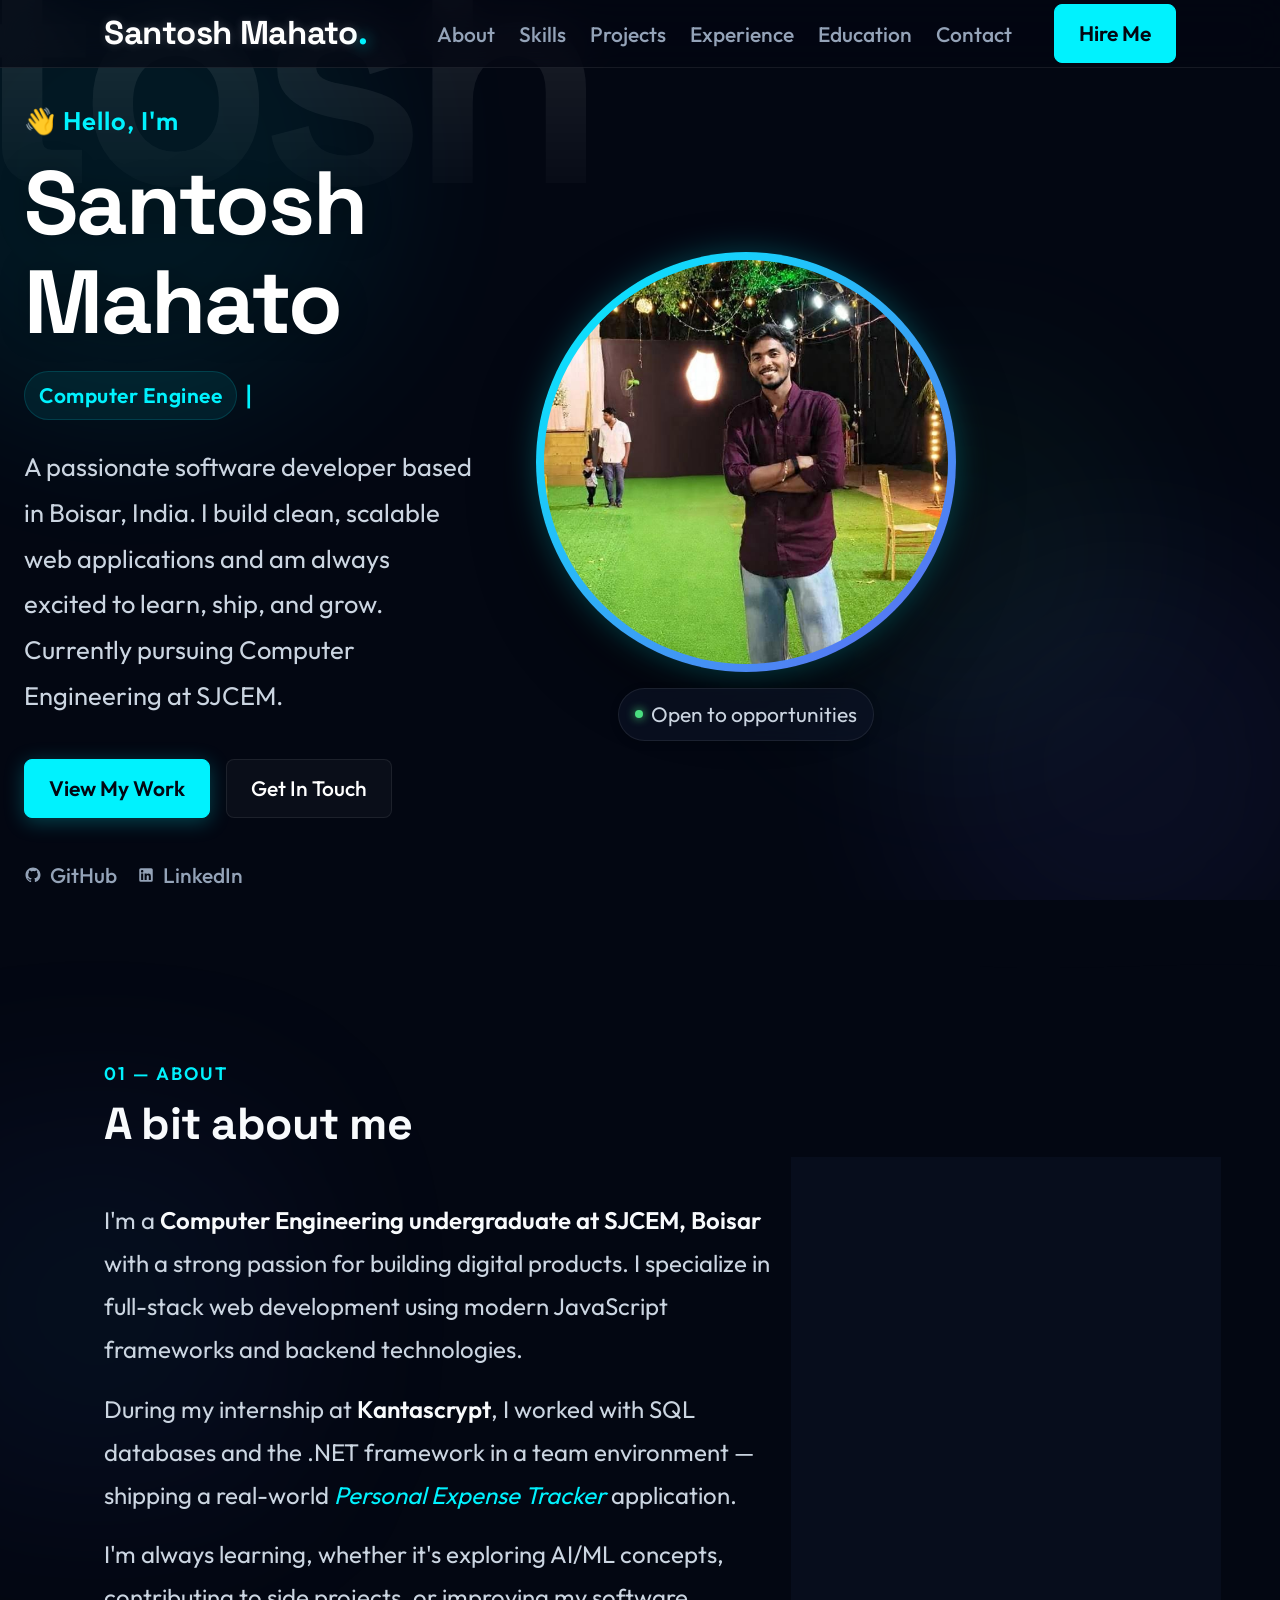
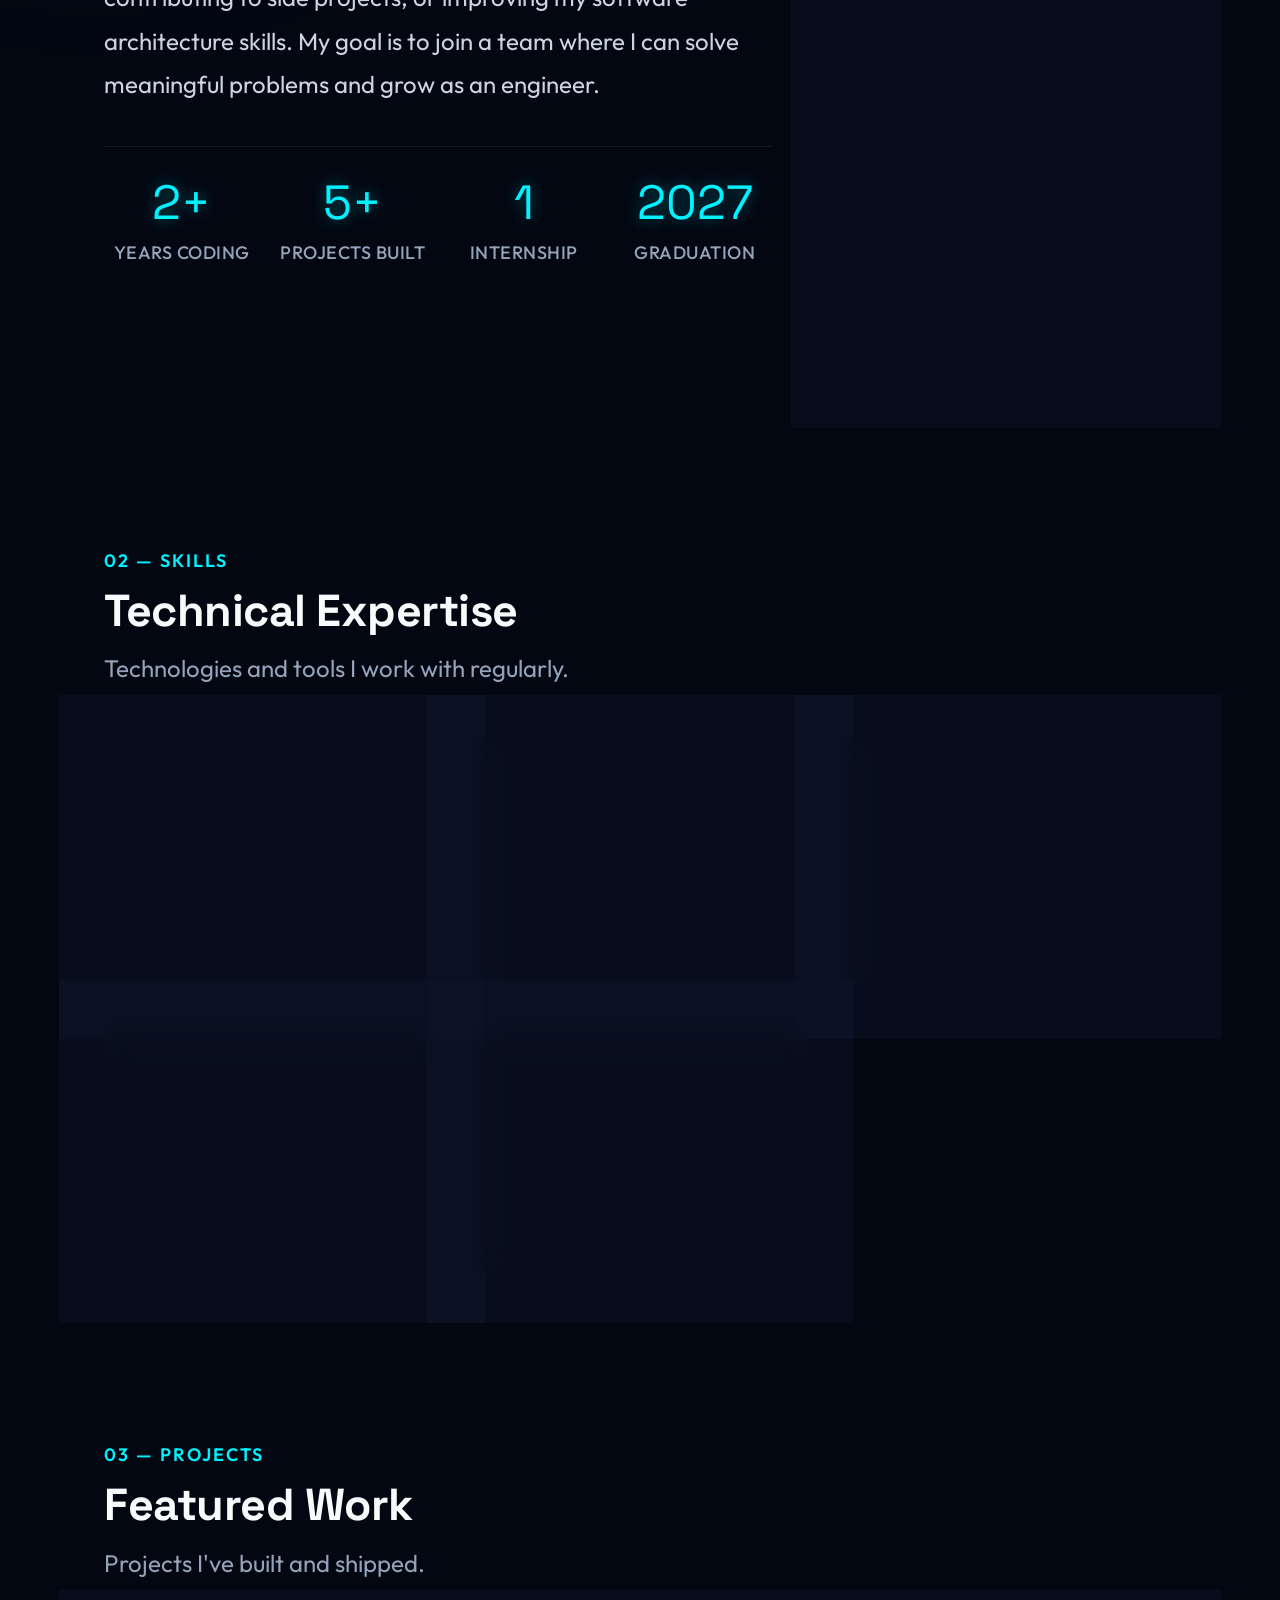
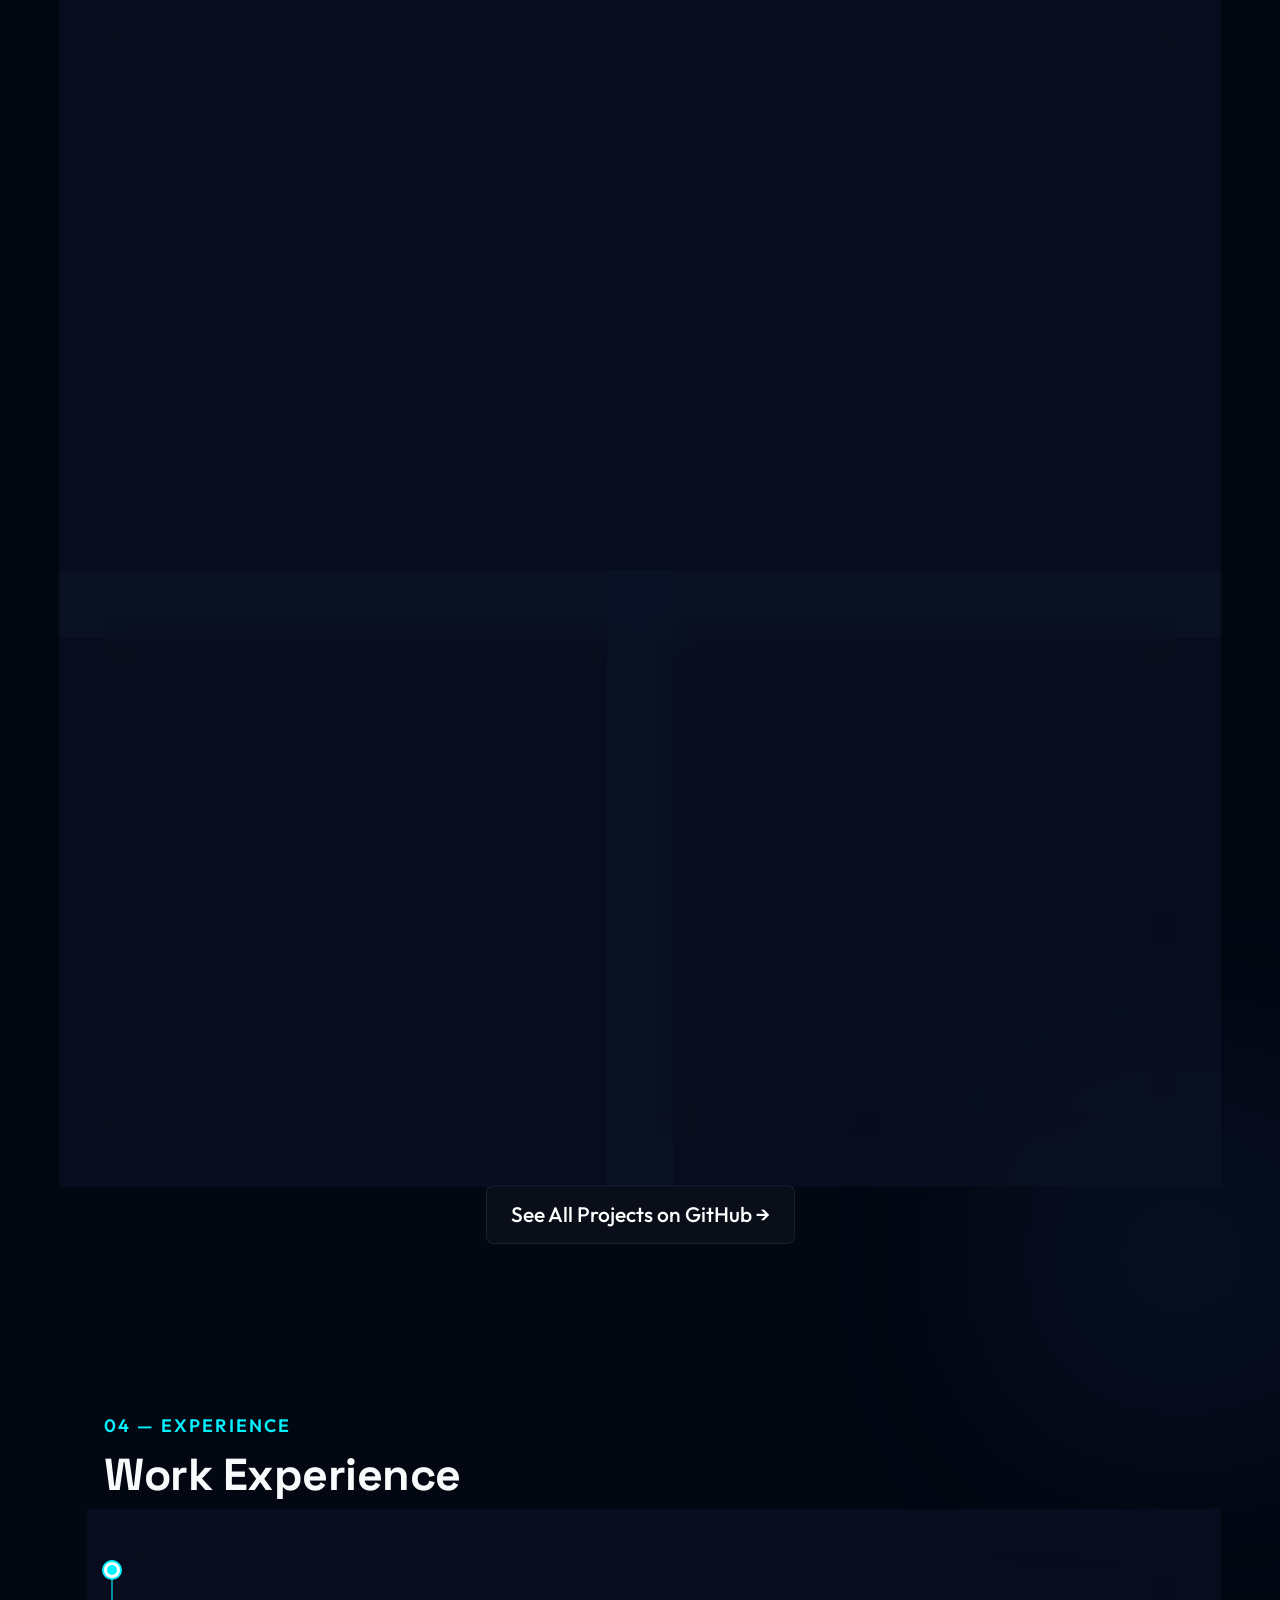
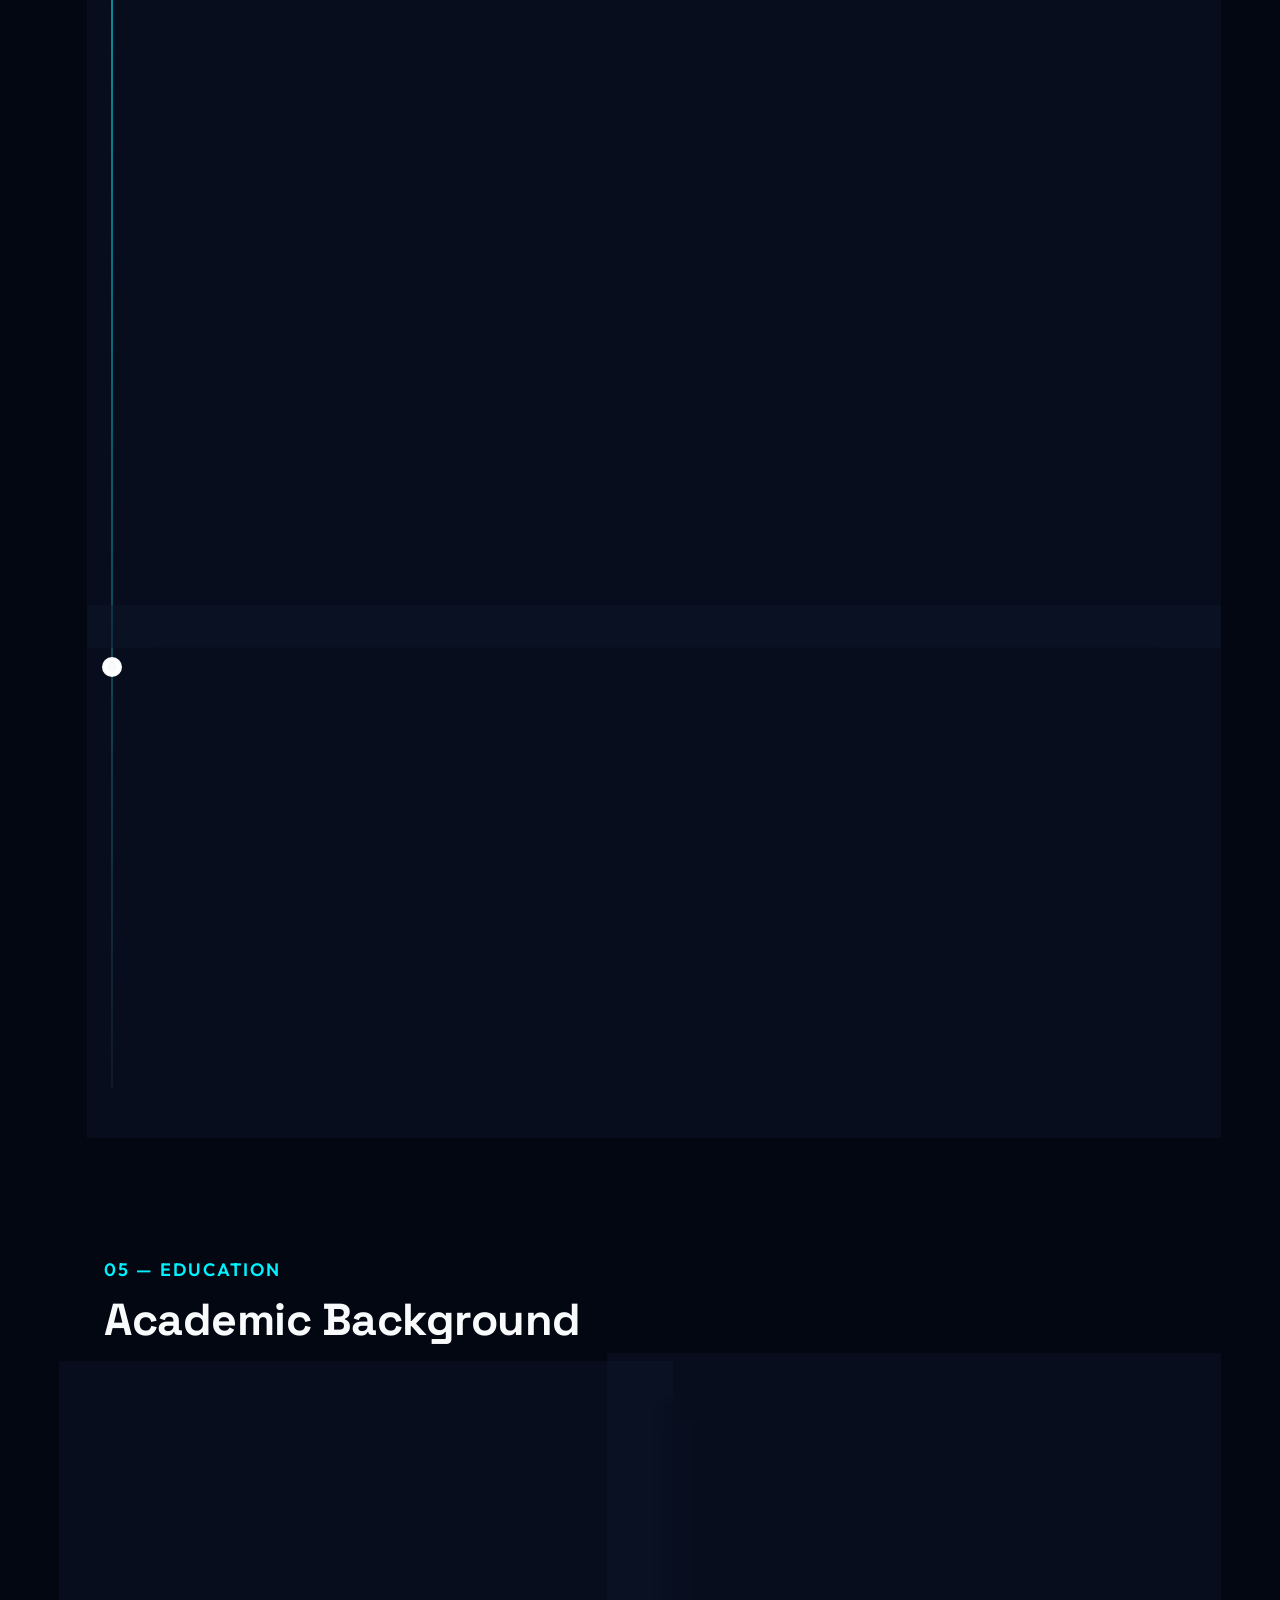
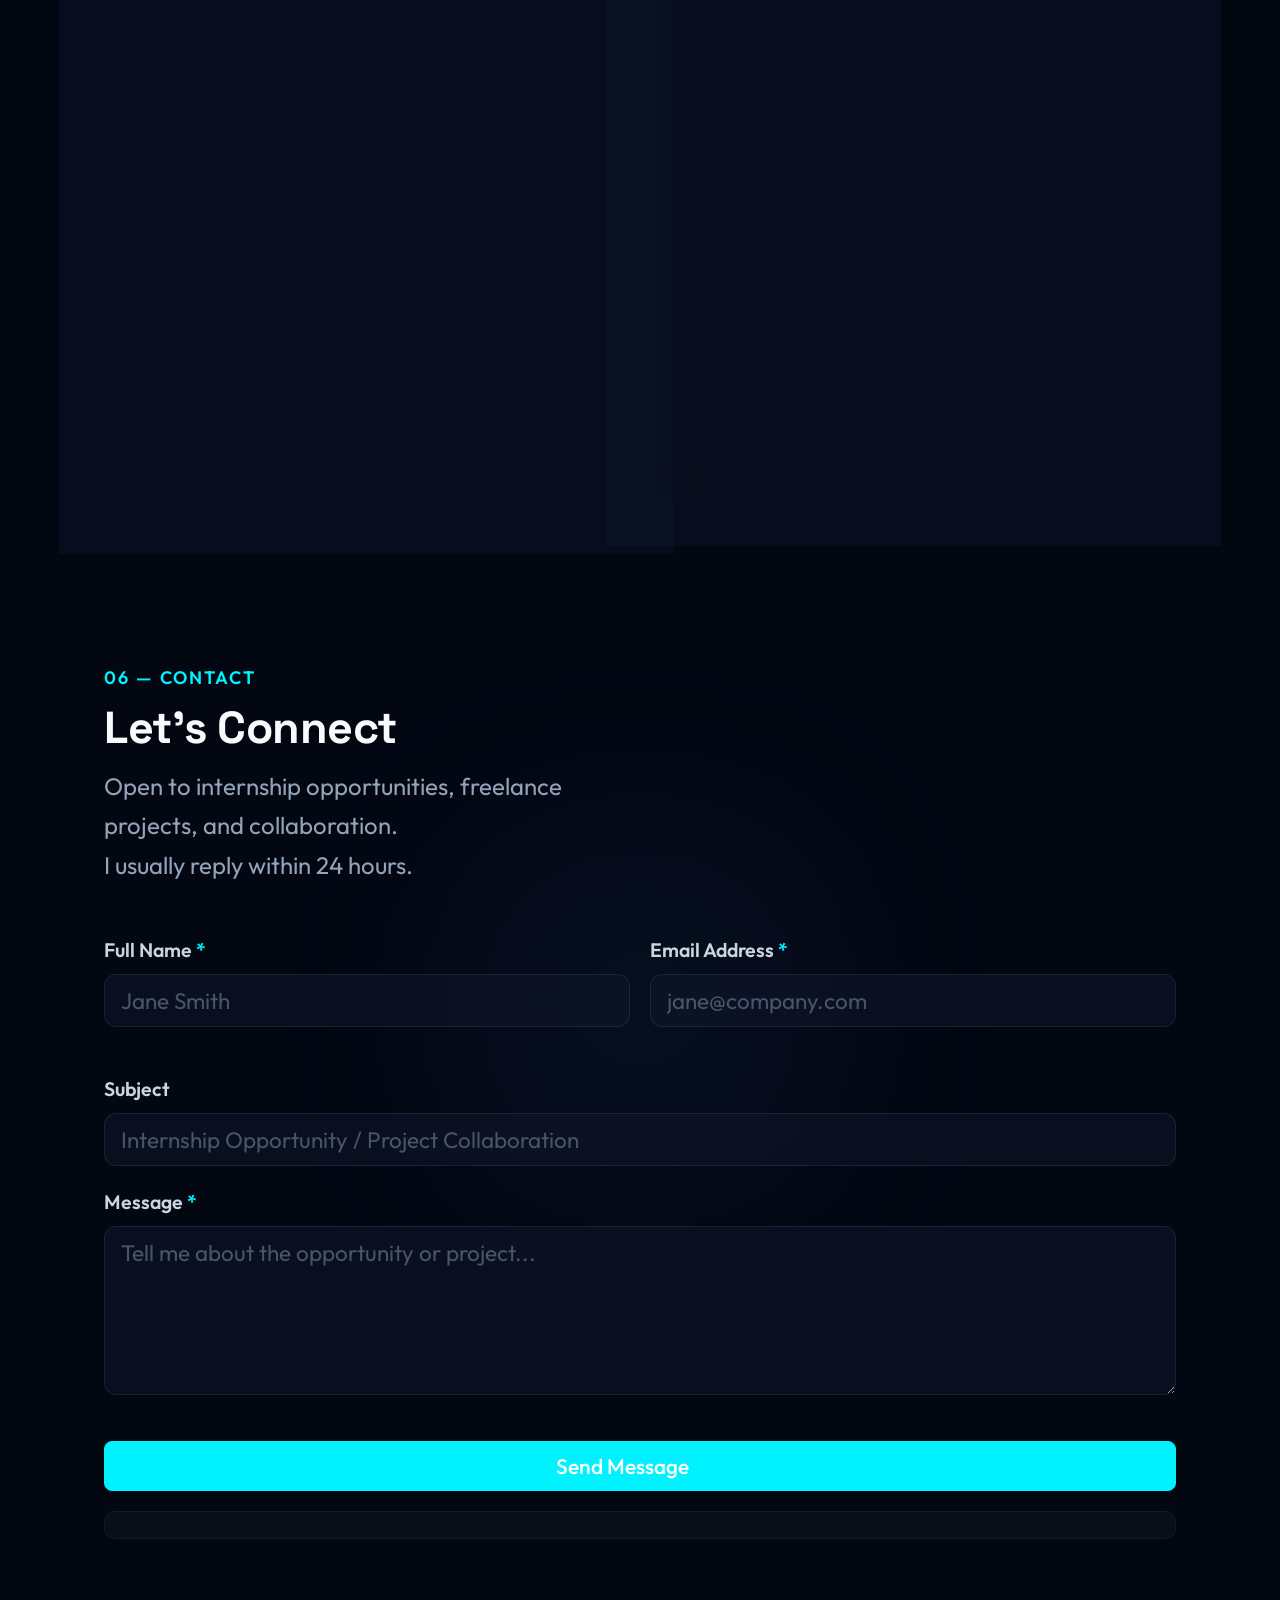
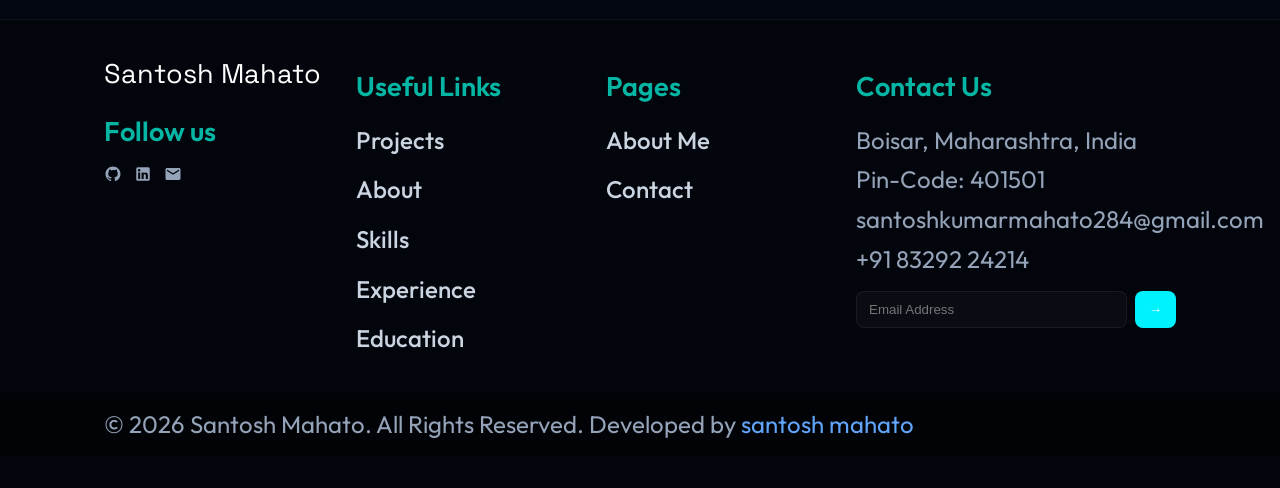
<file: index.html>
<!DOCTYPE html>
<html lang="en">

<head>
  <meta charset="UTF-8" />
  <meta name="viewport" content="width=device-width, initial-scale=1.0" />
  <meta name="description"
    content="Santosh Mahato — Computer Engineering Student & Full Stack Developer. Portfolio showcasing projects, skills, and experience." />
  <meta name="keywords"
    content="Santosh Mahato, Full Stack Developer, Computer Engineering, Portfolio, React, Node.js" />
  <title>Santosh Mahato | Full Stack Developer</title>

  <!-- Google Fonts -->
  <link rel="preconnect" href="https://fonts.googleapis.com" />
  <link
    href="https://fonts.googleapis.com/css2?family=Space+Grotesk:wght@400;500;600;700&family=Outfit:wght@300;400;500;600;700&display=swap"
    rel="stylesheet" />

  <link rel="stylesheet" href="css/style.css" />
</head>

<body>
  <!-- Scroll Progress Bar -->
  <div class="scroll-progress" id="scrollProgress"></div>

  <!-- Simple Animated Background -->
  <div class="animated-bg">
    <div class="bg-shape bg-shape-1"></div>
    <div class="bg-shape bg-shape-2"></div>
    <div class="bg-shape bg-shape-3"></div>
  </div>

  <!-- Faint display background text (CyArt/micro1 style) -->
  <div class="micro-effect">
    <div class="micro-wrapper">
      <span class="micro-text">santosh</span>
      <div class="dot"></div>
    </div>
  </div>

  <!-- =====================
       NAVIGATION
  ===================== -->
  <header class="navbar" id="navbar">
    <div class="container nav-inner">
      <a href="#hero" class="nav-logo">Santosh Mahato<span>.</span></a>
      <button class="nav-toggle" id="navToggle" aria-label="Toggle menu">
        <span></span><span></span><span></span>
      </button>
      <nav class="nav-menu" id="navMenu">
        <ul class="nav-links">
          <li><a href="#about" class="nav-link">About</a></li>
          <li><a href="#skills" class="nav-link">Skills</a></li>
          <li><a href="#projects" class="nav-link">Projects</a></li>
          <li><a href="#experience" class="nav-link">Experience</a></li>
          <li><a href="#education" class="nav-link">Education</a></li>
          <li><a href="#contact" class="nav-link">Contact</a></li>
        </ul>
        <a href="mailto:santoshkumarmahato284@gmail.com" class="btn btn-primary nav-cta">Hire Me</a>
      </nav>
    </div>
  </header>

  <main>

    <!-- =====================
         HERO
    ===================== -->
    <section class="hero" id="hero">
      <div class="container hero-inner">
        <div class="hero-text">
          <p class="hero-tag">👋 Hello, I'm</p>
          <h1 class="hero-name">Santosh<br />Mahato</h1>
          <p class="hero-roles">
            <span class="role-badge" id="typing-text">Computer Engineering Student</span>
            <span class="role-cursor">|</span>
          </p>
          <p class="hero-intro">
            A passionate software developer based in Boisar, India. I build clean,
            scalable web applications and am always excited to learn, ship, and grow.
            Currently pursuing Computer Engineering at SJCEM.
          </p>
          <div class="hero-cta">
            <a href="#projects" class="btn btn-primary">View My Work</a>
            <a href="#contact" class="btn btn-secondary">Get In Touch</a>
          </div>
          <div class="hero-socials">
            <a href="https://github.com/SantoshMahat9" target="_blank" rel="noopener" class="social-link"
              aria-label="GitHub">
              <svg width="18" height="18" viewBox="0 0 24 24" fill="currentColor">
                <path
                  d="M12 2C6.48 2 2 6.48 2 12c0 4.42 2.87 8.17 6.84 9.49.5.09.68-.22.68-.48v-1.7c-2.78.6-3.37-1.34-3.37-1.34-.45-1.16-1.11-1.47-1.11-1.47-.91-.62.07-.6.07-.6 1 .07 1.53 1.03 1.53 1.03.89 1.52 2.34 1.08 2.91.83.09-.65.35-1.08.63-1.33-2.22-.25-4.55-1.11-4.55-4.94 0-1.09.39-1.98 1.03-2.68-.1-.25-.45-1.27.1-2.64 0 0 .84-.27 2.75 1.02A9.58 9.58 0 0 1 12 6.8c.85 0 1.7.11 2.5.34 1.9-1.29 2.74-1.02 2.74-1.02.55 1.37.2 2.39.1 2.64.64.7 1.03 1.59 1.03 2.68 0 3.84-2.34 4.69-4.57 4.94.36.31.68.92.68 1.85v2.74c0 .27.18.58.69.48A10.01 10.01 0 0 0 22 12c0-5.52-4.48-10-10-10z" />
              </svg>
              GitHub
            </a>
            <a href="https://www.linkedin.com/in/santoshmah" target="_blank" rel="noopener" class="social-link"
              aria-label="LinkedIn">
              <svg width="18" height="18" viewBox="0 0 24 24" fill="currentColor">
                <path
                  d="M19 3a2 2 0 0 1 2 2v14a2 2 0 0 1-2 2H5a2 2 0 0 1-2-2V5a2 2 0 0 1 2-2h14m-.5 15.5v-5.3a3.26 3.26 0 0 0-3.26-3.26c-.85 0-1.84.52-2.32 1.3v-1.11h-2.79v8.37h2.79v-4.93c0-.77.62-1.4 1.39-1.4a1.4 1.4 0 0 1 1.4 1.4v4.93h2.79M6.88 8.56a1.68 1.68 0 0 0 1.68-1.68c0-.93-.75-1.69-1.68-1.69a1.69 1.69 0 0 0-1.69 1.69c0 .93.76 1.68 1.69 1.68m1.39 9.94v-8.37H5.5v8.37h2.77z" />
              </svg>
              LinkedIn
            </a>
          </div>
        </div>
        <div class="hero-avatar">
          <div class="avatar-ring">
            <img src="WhatsApp Image 2026-05-09 at 6.11.07 PM.jpeg" alt="Santosh Mahato" class="avatar-img" />
          </div>
          <div class="avatar-status">
            <span class="status-dot"></span>
            Open to opportunities
          </div>
        </div>
      </div>
      <!-- Subtle divider -->
      <div class="hero-wave">
        <svg viewBox="0 0 1440 60" preserveAspectRatio="none">
          <path d="M0,30 C360,60 1080,0 1440,30 L1440,60 L0,60 Z" fill="#f8fafc" />
        </svg>
      </div>
    </section>

    <!-- =====================
         ABOUT
    ===================== -->
    <section class="section about-section" id="about">
      <div class="container">
        <div class="section-header">
          <span class="section-label">01 — About</span>
          <h2 class="section-title">A bit about me</h2>
        </div>
        <div class="about-grid">
          <div class="about-text">
            <p>
              I'm a <strong>Computer Engineering undergraduate at SJCEM, Boisar</strong> with a strong
              passion for building digital products. I specialize in full-stack web development
              using modern JavaScript frameworks and backend technologies.
            </p>
            <p>
              During my internship at <strong>Kantascrypt</strong>, I worked with SQL databases
              and the .NET framework in a team environment — shipping a real-world
              <em>Personal Expense Tracker</em> application.
            </p>
            <p>
              I'm always learning, whether it's exploring AI/ML concepts, contributing to
              side projects, or improving my software architecture skills. My goal is to join
              a team where I can solve meaningful problems and grow as an engineer.
            </p>
            <div class="about-facts">
              <div class="fact">
                <span class="fact-value">2+</span>
                <span class="fact-label">Years Coding</span>
              </div>
              <div class="fact">
                <span class="fact-value">5+</span>
                <span class="fact-label">Projects Built</span>
              </div>
              <div class="fact">
                <span class="fact-value">1</span>
                <span class="fact-label">Internship</span>
              </div>
              <div class="fact">
                <span class="fact-value">2027</span>
                <span class="fact-label">Graduation</span>
              </div>
            </div>
          </div>
          <div class="about-details">
            <h3 class="detail-heading">Personal Details</h3>
            <ul class="detail-list">
              <li>
                <span class="detail-label">Name</span>
                <span class="detail-value">Santosh Mahato</span>
              </li>
              <li>
                <span class="detail-label">Location</span>
                <span class="detail-value">Boisar, Maharashtra, India</span>
              </li>
              <li>
                <span class="detail-label">Email</span>
                <a class="detail-value detail-link"
                  href="mailto:santoshkumarmahato284@gmail.com">santoshkumarmahato284<br />@gmail.com</a>
              </li>
              <li>
                <span class="detail-label">Phone</span>
                <span class="detail-value">+91 83292 24214</span>
              </li>
              <li>
                <span class="detail-label">College</span>
                <span class="detail-value">SJCEM, Boisar</span>
              </li>
              <li>
                <span class="detail-label">Status</span>
                <span class="detail-value status-open">Open to Internships / Jobs</span>
              </li>
            </ul>
            <a href="santosh_cv (1).pdf" class="btn btn-primary mt-24">Download Resume</a>
          </div>
        </div>
      </div>
    </section>

    <!-- =====================
         SKILLS
    ===================== -->
    <section class="section skills-section" id="skills">
      <div class="container">
        <div class="section-header">
          <span class="section-label">02 — Skills</span>
          <h2 class="section-title">Technical Expertise</h2>
          <p class="section-sub">Technologies and tools I work with regularly.</p>
        </div>

        <div class="skills-categories">

          <div class="skill-category">
            <h3 class="cat-title">Frontend</h3>
            <div class="skill-tags">
              <span class="skill-tag skill-strong">HTML5</span>
              <span class="skill-tag skill-strong">CSS3</span>
              <span class="skill-tag skill-strong">JavaScript (ES6+)</span>
              <span class="skill-tag skill-strong">React.js</span>
              <span class="skill-tag">Bootstrap</span>
              <span class="skill-tag">UI/UX Design</span>
            </div>
          </div>

          <div class="skill-category">
            <h3 class="cat-title">Backend</h3>
            <div class="skill-tags">
              <span class="skill-tag skill-strong">Node.js</span>
              <span class="skill-tag skill-strong">SQL</span>
              <span class="skill-tag skill-strong">.NET Framework</span>
              <span class="skill-tag">Express.js</span>
              <span class="skill-tag">REST APIs</span>
            </div>
          </div>

          <div class="skill-category">
            <h3 class="cat-title">Databases & Cloud</h3>
            <div class="skill-tags">
              <span class="skill-tag skill-strong">MongoDB</span>
              <span class="skill-tag skill-strong">SQL Server</span>
              <span class="skill-tag">Firebase</span>
              <span class="skill-tag">MySQL</span>
            </div>
          </div>

          <div class="skill-category">
            <h3 class="cat-title">Languages & AI/ML</h3>
            <div class="skill-tags">
              <span class="skill-tag skill-strong">Python</span>
              <span class="skill-tag">Java</span>
              <span class="skill-tag">C++</span>
              <span class="skill-tag">AI/ML Basics</span>
              <span class="skill-tag">Scikit-learn</span>
            </div>
          </div>

          <div class="skill-category">
            <h3 class="cat-title">Tools & Workflow</h3>
            <div class="skill-tags">
              <span class="skill-tag skill-strong">Git & GitHub</span>
              <span class="skill-tag">VS Code</span>
              <span class="skill-tag">Postman</span>
              <span class="skill-tag">Figma</span>
              <span class="skill-tag">Agile / Teamwork</span>
            </div>
          </div>

        </div>
      </div>
    </section>

    <!-- =====================
         PROJECTS
    ===================== -->
    <section class="section projects-section" id="projects">
      <div class="container">
        <div class="section-header">
          <span class="section-label">03 — Projects</span>
          <h2 class="section-title">Featured Work</h2>
          <p class="section-sub">Projects I've built and shipped.</p>
        </div>

        <div class="projects-grid">

          <!-- Project 1 — Featured -->
          <article class="project-card project-featured">
            <div class="project-meta">
              <span class="project-badge">Internship Project</span>
              <span class="project-year">2024–25</span>
            </div>
            <h3 class="project-title">Personal Expense Tracker</h3>
            <p class="project-desc">
              A full-featured expense management application built during my internship
              at Kantascrypt. Users can add, categorize, and visualize their spending.
              Built with a .NET backend, SQL Server database, and a clean web frontend.
              Developed collaboratively in a team environment using Agile practices.
            </p>
            <ul class="project-highlights">
              <li>CRUD operations for expense records</li>
              <li>Category-based filtering and monthly summaries</li>
              <li>SQL Server database with normalized schema</li>
              <li>Role-based access and user authentication</li>
            </ul>
            <div class="project-stack">
              <span class="stack-tag">.NET</span>
              <span class="stack-tag">SQL Server</span>
              <span class="stack-tag">C#</span>
              <span class="stack-tag">HTML/CSS</span>
              <span class="stack-tag">JavaScript</span>
            </div>
            <div class="project-links">
              <a href="https://github.com/SantoshMahat9" target="_blank" rel="noopener"
                class="btn btn-secondary btn-sm">
                <svg width="14" height="14" viewBox="0 0 24 24" fill="currentColor">
                  <path
                    d="M12 2C6.48 2 2 6.48 2 12c0 4.42 2.87 8.17 6.84 9.49.5.09.68-.22.68-.48v-1.7c-2.78.6-3.37-1.34-3.37-1.34-.45-1.16-1.11-1.47-1.11-1.47-.91-.62.07-.6.07-.6 1 .07 1.53 1.03 1.53 1.03.89 1.52 2.34 1.08 2.91.83.09-.65.35-1.08.63-1.33-2.22-.25-4.55-1.11-4.55-4.94 0-1.09.39-1.98 1.03-2.68-.1-.25-.45-1.27.1-2.64 0 0 .84-.27 2.75 1.02A9.58 9.58 0 0 1 12 6.8c.85 0 1.7.11 2.5.34 1.9-1.29 2.74-1.02 2.74-1.02.55 1.37.2 2.39.1 2.64.64.7 1.03 1.59 1.03 2.68 0 3.84-2.34 4.69-4.57 4.94.36.31.68.92.68 1.85v2.74c0 .27.18.58.69.48A10.01 10.01 0 0 0 22 12c0-5.52-4.48-10-10-10z" />
                </svg>
                View on GitHub
              </a>
            </div>
          </article>

          <!-- Project 2 -->
          <article class="project-card">
            <div class="project-meta">
              <span class="project-badge project-badge-blue">Web App</span>
              <span class="project-year">2024</span>
            </div>
            <h3 class="project-title">Personal Portfolio Website</h3>
            <p class="project-desc">
              Designed and developed a multi-page responsive portfolio website from scratch.
              Includes sections for projects, skills, education, and a contact form.
              Hosted on GitHub Pages with custom domain configuration.
            </p>
            <div class="project-stack">
              <span class="stack-tag">HTML</span>
              <span class="stack-tag">CSS</span>
              <span class="stack-tag">JavaScript</span>
              <span class="stack-tag">GitHub Pages</span>
            </div>
            <div class="project-links">
              <a href="https://github.com/SantoshMahat9" target="_blank" rel="noopener"
                class="btn btn-secondary btn-sm">
                <svg width="14" height="14" viewBox="0 0 24 24" fill="currentColor">
                  <path
                    d="M12 2C6.48 2 2 6.48 2 12c0 4.42 2.87 8.17 6.84 9.49.5.09.68-.22.68-.48v-1.7c-2.78.6-3.37-1.34-3.37-1.34-.45-1.16-1.11-1.47-1.11-1.47-.91-.62.07-.6.07-.6 1 .07 1.53 1.03 1.53 1.03.89 1.52 2.34 1.08 2.91.83.09-.65.35-1.08.63-1.33-2.22-.25-4.55-1.11-4.55-4.94 0-1.09.39-1.98 1.03-2.68-.1-.25-.45-1.27.1-2.64 0 0 .84-.27 2.75 1.02A9.58 9.58 0 0 1 12 6.8c.85 0 1.7.11 2.5.34 1.9-1.29 2.74-1.02 2.74-1.02.55 1.37.2 2.39.1 2.64.64.7 1.03 1.59 1.03 2.68 0 3.84-2.34 4.69-4.57 4.94.36.31.68.92.68 1.85v2.74c0 .27.18.58.69.48A10.01 10.01 0 0 0 22 12c0-5.52-4.48-10-10-10z" />
                </svg>
                GitHub
              </a>
              <a href="https://santoshmahat9.github.io/santos/" target="_blank" rel="noopener"
                class="btn btn-primary btn-sm">Live Demo →</a>
            </div>
          </article>

          <!-- Project 3 -->
          <article class="project-card">
            <div class="project-meta">
              <span class="project-badge project-badge-green">Open Source</span>
              <span class="project-year">2024</span>
            </div>
            <h3 class="project-title">Full Stack Web Applications</h3>
            <p class="project-desc">
              Multiple full-stack projects built with the MERN stack (MongoDB, Express,
              React, Node.js). Covers authentication, REST APIs, and responsive UI design.
              Hosted and maintained on GitHub.
            </p>
            <div class="project-stack">
              <span class="stack-tag">React</span>
              <span class="stack-tag">Node.js</span>
              <span class="stack-tag">MongoDB</span>
              <span class="stack-tag">Express</span>
              <span class="stack-tag">Firebase</span>
            </div>
            <div class="project-links">
              <a href="https://github.com/SantoshMahat9" target="_blank" rel="noopener"
                class="btn btn-secondary btn-sm">
                <svg width="14" height="14" viewBox="0 0 24 24" fill="currentColor">
                  <path
                    d="M12 2C6.48 2 2 6.48 2 12c0 4.42 2.87 8.17 6.84 9.49.5.09.68-.22.68-.48v-1.7c-2.78.6-3.37-1.34-3.37-1.34-.45-1.16-1.11-1.47-1.11-1.47-.91-.62.07-.6.07-.6 1 .07 1.53 1.03 1.53 1.03.89 1.52 2.34 1.08 2.91.83.09-.65.35-1.08.63-1.33-2.22-.25-4.55-1.11-4.55-4.94 0-1.09.39-1.98 1.03-2.68-.1-.25-.45-1.27.1-2.64 0 0 .84-.27 2.75 1.02A9.58 9.58 0 0 1 12 6.8c.85 0 1.7.11 2.5.34 1.9-1.29 2.74-1.02 2.74-1.02.55 1.37.2 2.39.1 2.64.64.7 1.03 1.59 1.03 2.68 0 3.84-2.34 4.69-4.57 4.94.36.31.68.92.68 1.85v2.74c0 .27.18.58.69.48A10.01 10.01 0 0 0 22 12c0-5.52-4.48-10-10-10z" />
                </svg>
                View Repositories
              </a>
            </div>
          </article>

        </div>

        <div class="section-footer">
          <a href="https://github.com/SantoshMahat9" target="_blank" rel="noopener" class="btn btn-secondary">
            See All Projects on GitHub →
          </a>
        </div>
      </div>
    </section>

    <!-- =====================
         EXPERIENCE
    ===================== -->
    <section class="section experience-section" id="experience">
      <div class="container">
        <div class="section-header">
          <span class="section-label">04 — Experience</span>
          <h2 class="section-title">Work Experience</h2>
        </div>

        <div class="timeline">

          <div class="timeline-item">
            <div class="timeline-marker"></div>
            <div class="timeline-content">
              <div class="exp-header">
                <div>
                  <h3 class="exp-title">Software Development Intern</h3>
                  <p class="exp-company">Kantascrypt</p>
                </div>
                <div class="exp-right">
                  <span class="exp-period">Dec 2024 — Jan 2025</span>
                  <span class="exp-type">Internship</span>
                </div>
              </div>
              <ul class="exp-points">
                <li>Developed a <strong>Personal Expense Tracker</strong> application as the primary project, delivering
                  full CRUD functionality for expense management.</li>
                <li>Worked with <strong>SQL Server</strong> for database design, writing optimized queries, stored
                  procedures, and managing relational data.</li>
                <li>Built backend services using the <strong>.NET Framework (C#)</strong> and integrated them with a
                  web-based frontend.</li>
                <li>Collaborated within a <strong>team-based Agile environment</strong> — participated in code reviews,
                  daily standups, and sprint planning.</li>
                <li>Gained hands-on experience with enterprise software development workflows and production-level
                  coding standards.</li>
              </ul>
              <div class="exp-tech">
                <span class="stack-tag">.NET</span>
                <span class="stack-tag">SQL Server</span>
                <span class="stack-tag">C#</span>
                <span class="stack-tag">JavaScript</span>
                <span class="stack-tag">Agile</span>
              </div>
            </div>
          </div>

          <div class="timeline-item">
            <div class="timeline-marker timeline-marker-alt"></div>
            <div class="timeline-content">
              <div class="exp-header">
                <div>
                  <h3 class="exp-title">Freelance Web Developer</h3>
                  <p class="exp-company">Self-Employed</p>
                </div>
                <div class="exp-right">
                  <span class="exp-period">2024 — Present</span>
                  <span class="exp-type exp-type-alt">Freelance</span>
                </div>
              </div>
              <ul class="exp-points">
                <li>Designed and developed responsive web applications for clients using <strong>React, Node.js, and
                    MongoDB</strong>.</li>
                <li>Managed full project lifecycle: requirements gathering, UI design, development, testing, and
                  deployment.</li>
                <li>Delivered solutions using <strong>Firebase</strong> for authentication and real-time data storage.
                </li>
              </ul>
              <div class="exp-tech">
                <span class="stack-tag">React</span>
                <span class="stack-tag">Node.js</span>
                <span class="stack-tag">MongoDB</span>
                <span class="stack-tag">Firebase</span>
              </div>
            </div>
          </div>

        </div>
      </div>
    </section>

    <!-- =====================
         EDUCATION
    ===================== -->
    <section class="section education-section" id="education">
      <div class="container">
        <div class="section-header">
          <span class="section-label">05 — Education</span>
          <h2 class="section-title">Academic Background</h2>
        </div>

        <div class="edu-cards">

          <div class="edu-card edu-card-active">
            <div class="edu-card-top">
              <div class="edu-icon">🎓</div>
              <span class="edu-status">Pursuing</span>
            </div>
            <img src="sjcem.jpeg" alt="sjcem College Logo" class="edu-logo" />
            <h3 class="edu-degree">Bachelor of Engineering<br /><em>Computer Engineering</em></h3>
            <p class="edu-school">St. John College of Engineering &amp; Management (SJCEM)</p>
            <p class="edu-board">Mumbai University</p>
            <p class="edu-years">2023 — 2027</p>

          </div>

          <div class="edu-card">
            <div class="edu-card-top">
              <div class="edu-icon">📘</div>
              <span class="edu-status edu-status-done">Completed</span>
            </div>
            <img src="sdsm.jpeg" alt="SDSM College Logo" class="edu-logo" />
            <h3 class="edu-degree">HSC — Science<br /><em>Informatics Practices</em></h3>
            <p class="edu-school">Sonopant Dandekar Shikshan Mandali (SDSM) College</p>
            <p class="edu-board">MSBSHSE Board</p>
            <p class="edu-years">2021 — 2023</p>
            <ul class="edu-highlights">
              <li>Scored well in Science and Mathematics</li>
              <li>Foundations in Informatics Practices (Python)</li>
            </ul>
          </div>

        </div>
      </div>
    </section>

    <!-- =====================
         CONTACT
    ===================== -->
    <section class="section contact-section" id="contact">
      <div class="container">
        <div class="section-header">
          <span class="section-label">06 — Contact</span>
          <h2 class="section-title">Let's Connect</h2>
          <p class="section-sub">
            Open to internship opportunities, freelance projects, and collaboration.<br />
            I usually reply within 24 hours.
          </p>
        </div>

        <!-- Contact Form -->
        <form class="contact-form" id="contactForm" novalidate>
          <div class="form-row">
            <div class="form-group">
              <label for="fname">Full Name <span class="req">*</span></label>
              <input type="text" id="fname" name="name" placeholder="Jane Smith" required />
              <span class="field-error" id="nameError"></span>
            </div>
            <div class="form-group">
              <label for="femail">Email Address <span class="req">*</span></label>
              <input type="email" id="femail" name="email" placeholder="jane@company.com" required />
              <span class="field-error" id="emailError"></span>
            </div>
          </div>
          <div class="form-group">
            <label for="fsubject">Subject</label>
            <input type="text" id="fsubject" name="subject"
              placeholder="Internship Opportunity / Project Collaboration" />
          </div>
          <div class="form-group">
            <label for="fmessage">Message <span class="req">*</span></label>
            <textarea id="fmessage" name="message" rows="5" placeholder="Tell me about the opportunity or project..."
              required></textarea>
            <span class="field-error" id="messageError"></span>
          </div>
          <button type="submit" class="btn btn-primary btn-full" id="submitBtn" aria-live="polite" aria-pressed="false">
            <span class="btn-text">Send Message</span>
            <span class="btn-spinner" aria-hidden="true"></span>
          </button>
          <div class="form-note" id="formNote" role="status" aria-live="polite"></div>
        </form>
      </div>
      </div>
    </section>

  </main>

  <!-- =====================
       FOOTER
  ===================== -->
  <footer class="footer">
    <div class="container footer-inner footer-grid">
      <div class="footer-col footer-brand">
        <div class="brand-block">
          <div class="footer-logo">Santosh Mahato</div>
        </div>
        <h4 class="footer-heading">Follow us</h4>
        <div class="footer-socials">
          <a href="https://github.com/SantoshMahat9" target="_blank" rel="noopener" aria-label="GitHub"
            class="social-icon"> <!-- svg -->
            <svg width="18" height="18" viewBox="0 0 24 24" fill="currentColor" aria-hidden="true">
              <path
                d="M12 2C6.48 2 2 6.48 2 12c0 4.42 2.87 8.17 6.84 9.49.5.09.68-.22.68-.48v-1.7c-2.78.6-3.37-1.34-3.37-1.34-.45-1.16-1.11-1.47-1.11-1.47-.91-.62.07-.6.07-.6 1 .07 1.53 1.03 1.53 1.03.89 1.52 2.34 1.08 2.91.83.09-.65.35-1.08.63-1.33-2.22-.25-4.55-1.11-4.55-4.94 0-1.09.39-1.98 1.03-2.68-.1-.25-.45-1.27.1-2.64 0 0 .84-.27 2.75 1.02A9.58 9.58 0 0 1 12 6.8c.85 0 1.7.11 2.5.34 1.9-1.29 2.74-1.02 2.74-1.02.55 1.37.2 2.39.1 2.64.64.7 1.03 1.59 1.03 2.68 0 3.84-2.34 4.69-4.57 4.94.36.31.68.92.68 1.85v2.74c0 .27.18.58.69.48A10.01 10.01 0 0 0 22 12c0-5.52-4.48-10-10-10z" />
            </svg>
          </a>
          <a href="https://www.linkedin.com/in/santoshmah" target="_blank" rel="noopener" aria-label="LinkedIn"
            class="social-icon">
            <svg width="18" height="18" viewBox="0 0 24 24" fill="currentColor" aria-hidden="true">
              <path
                d="M19 3a2 2 0 0 1 2 2v14a2 2 0 0 1-2 2H5a2 2 0 0 1-2-2V5a2 2 0 0 1 2-2h14m-.5 15.5v-5.3a3.26 3.26 0 0 0-3.26-3.26c-.85 0-1.84.52-2.32 1.3v-1.11h-2.79v8.37h2.79v-4.93c0-.77.62-1.4 1.39-1.4a1.4 1.4 0 0 1 1.4 1.4v4.93h2.79M6.88 8.56a1.68 1.68 0 0 0 1.68-1.68c0-.93-.75-1.69-1.68-1.69a1.69 1.69 0 0 0-1.69 1.69c0 .93.76 1.68 1.69 1.68m1.39 9.94v-8.37H5.5v8.37h2.77z" />
            </svg>
          </a>
          <a href="mailto:santoshkumarmahato284@gmail.com" aria-label="Email" class="social-icon">
            <svg width="18" height="18" viewBox="0 0 24 24" fill="currentColor" aria-hidden="true">
              <path
                d="M20 4H4c-1.1 0-2 .9-2 2v12c0 1.1.9 2 2 2h16c1.1 0 2-.9 2-2V6c0-1.1-.9-2-2-2zm0 4l-8 5-8-5V6l8 5 8-5v2z" />
            </svg>
          </a>
        </div>
      </div>

      <div class="footer-col">
        <h4 class="footer-heading">Useful Links</h4>
        <ul class="footer-list">
          <li><a href="#projects">Projects</a></li>
          <li><a href="#about">About</a></li>
          <li><a href="#skills">Skills</a></li>
          <li><a href="#experience">Experience</a></li>
          <li><a href="#education">Education</a></li>
        </ul>
      </div>

      <div class="footer-col">
        <h4 class="footer-heading">Pages</h4>
        <ul class="footer-list">
          <li><a href="#about">About Me</a></li>
          <li><a href="#contact">Contact</a></li>
        </ul>
      </div>

      <div class="footer-col footer-contact">
        <h4 class="footer-heading">Contact Us</h4>
        <address class="footer-address">
          Boisar, Maharashtra, India<br>
          Pin-Code: 401501<br>
          <a href="mailto:santoshkumarmahato284@gmail.com">santoshkumarmahato284@gmail.com</a><br>
          +91 83292 24214
        </address>
        <form class="footer-subscribe" id="subscribeForm">
          <input type="email" id="subscribeEmail" name="email" placeholder="Email Address" aria-label="Email" required />
          <button type="submit" id="subscribeBtn" aria-label="Subscribe">→</button>
        </form>
      </div>
    </div>

    <div class="footer-bottom">
      <div class="container footer-bottom-inner">
        <p>© 2026 Santosh Mahato. All Rights Reserved. Developed by <a href="#">santosh mahato</a></p>
      </div>
    </div>
  </footer>

  <!-- Main UI & Interactive Logic -->
  <script src="js/main.js"></script>
</body>

</html>
</file>
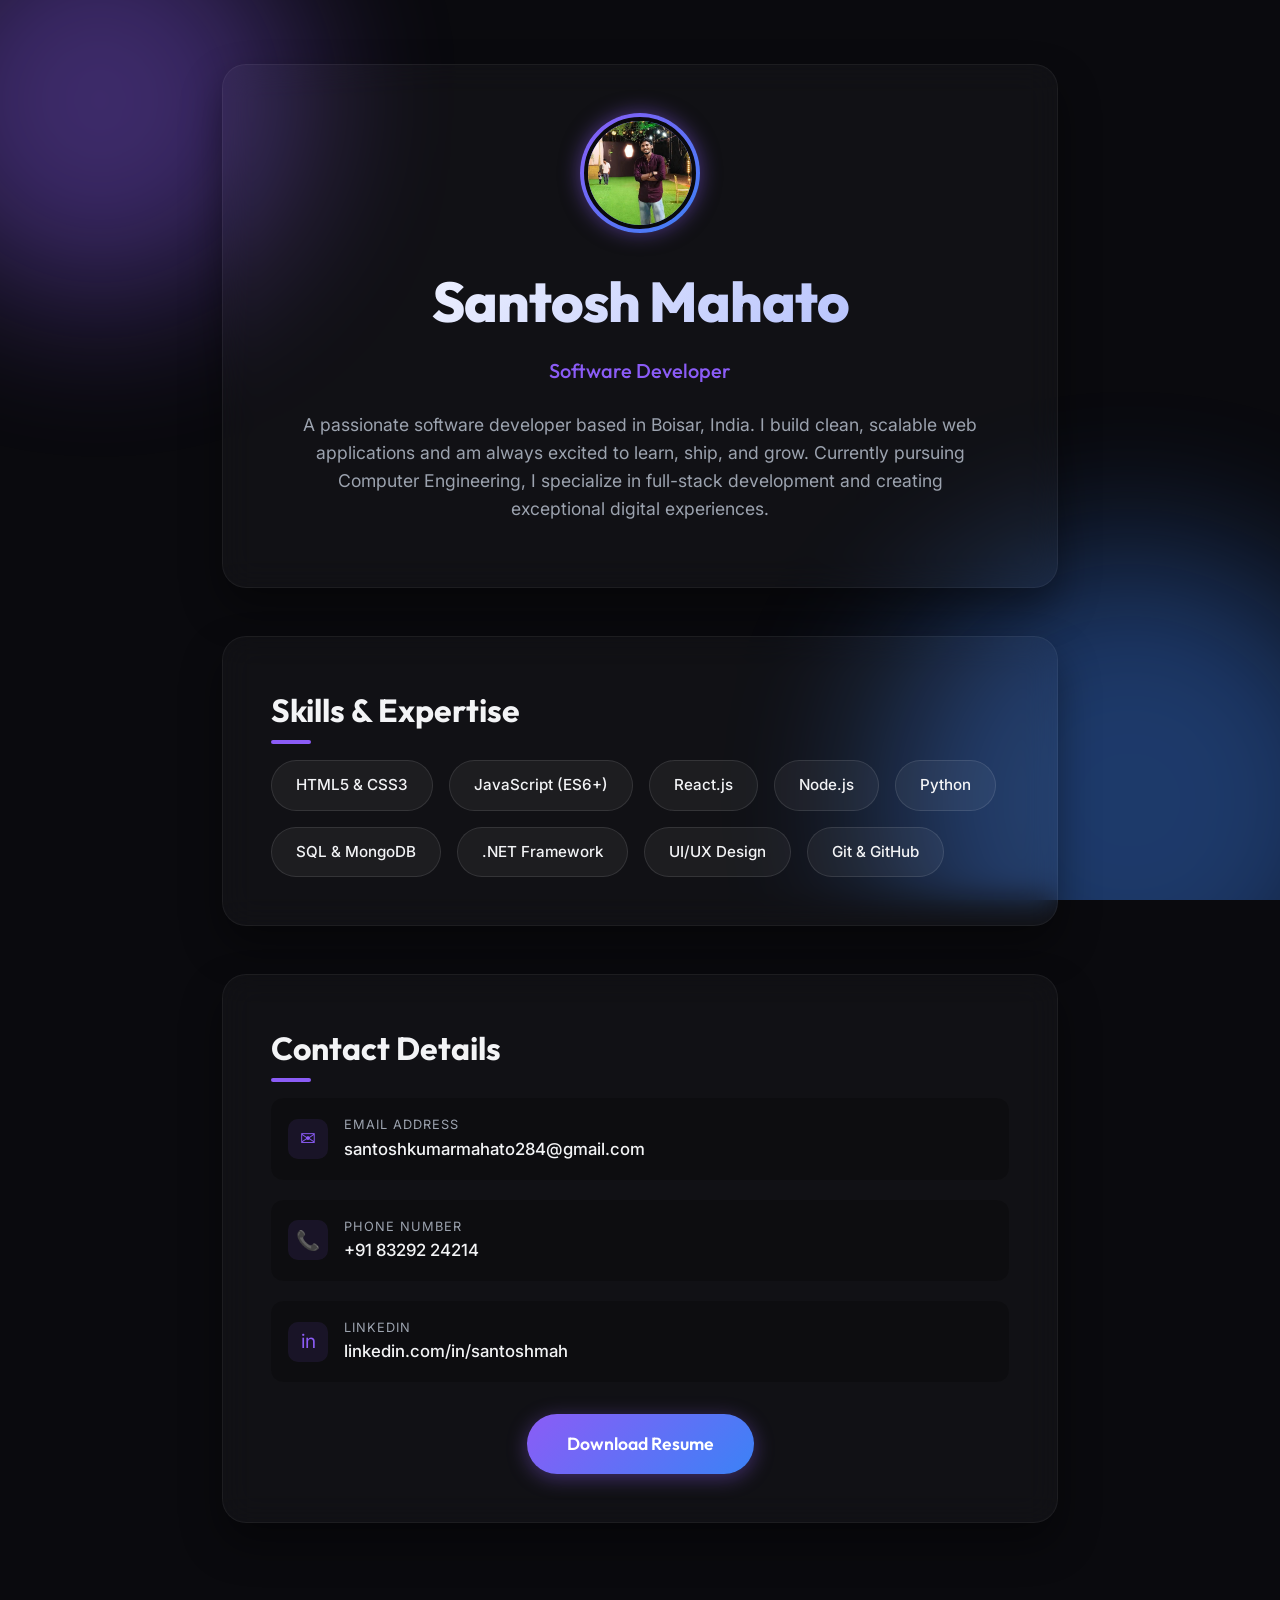
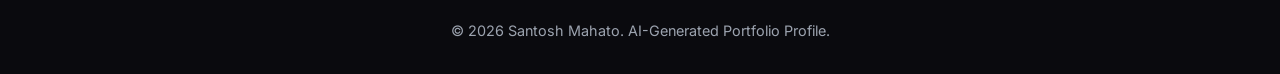
<file: profile.html>
<!DOCTYPE html>
<html lang="en">
<head>
  <meta charset="UTF-8" />
  <meta name="viewport" content="width=device-width, initial-scale=1.0" />
  <title>Santosh Mahato | Personal Profile</title>
  
  <!-- Google Fonts -->
  <link rel="preconnect" href="https://fonts.googleapis.com" />
  <link rel="preconnect" href="https://fonts.gstatic.com" crossorigin />
  <link href="https://fonts.googleapis.com/css2?family=Inter:wght@300;400;500;600&family=Outfit:wght@500;700;800&display=swap" rel="stylesheet" />

  <style>
    :root {
      --bg-dark: #0a0a0e;
      --surface: rgba(255, 255, 255, 0.03);
      --surface-hover: rgba(255, 255, 255, 0.08);
      --border: rgba(255, 255, 255, 0.05);
      --text-main: #f3f4f6;
      --text-muted: #9ca3af;
      --accent: #8b5cf6;
      --accent-glow: rgba(139, 92, 246, 0.5);
      --secondary: #3b82f6;
      --glass-blur: blur(16px);
    }

    * {
      margin: 0;
      padding: 0;
      box-sizing: border-box;
    }

    body {
      font-family: 'Inter', sans-serif;
      background-color: var(--bg-dark);
      color: var(--text-main);
      line-height: 1.6;
      overflow-x: hidden;
      min-height: 100vh;
      display: flex;
      flex-direction: column;
      align-items: center;
    }

    /* Animated Background Orbs */
    .bg-orbs {
      position: fixed;
      top: 0;
      left: 0;
      width: 100vw;
      height: 100vh;
      z-index: -1;
      overflow: hidden;
      pointer-events: none;
    }

    .orb {
      position: absolute;
      border-radius: 50%;
      filter: blur(80px);
      opacity: 0.4;
      animation: float 15s infinite ease-in-out alternate;
    }

    .orb-1 {
      width: 400px;
      height: 400px;
      background: var(--accent);
      top: -100px;
      left: -100px;
    }

    .orb-2 {
      width: 500px;
      height: 500px;
      background: var(--secondary);
      bottom: -150px;
      right: -100px;
      animation-delay: -5s;
    }

    @keyframes float {
      0% { transform: translate(0, 0) scale(1); }
      100% { transform: translate(50px, 50px) scale(1.1); }
    }

    /* Container */
    .container {
      width: 100%;
      max-width: 900px;
      padding: 4rem 2rem;
      display: flex;
      flex-direction: column;
      gap: 3rem;
    }

    /* Glassmorphic Card */
    .glass-card {
      background: var(--surface);
      backdrop-filter: var(--glass-blur);
      -webkit-backdrop-filter: var(--glass-blur);
      border: 1px solid var(--border);
      border-radius: 24px;
      padding: 3rem;
      box-shadow: 0 20px 40px rgba(0, 0, 0, 0.4);
      transition: transform 0.3s ease, border-color 0.3s ease;
      position: relative;
      overflow: hidden;
    }

    .glass-card::before {
      content: '';
      position: absolute;
      top: 0;
      left: -100%;
      width: 50%;
      height: 100%;
      background: linear-gradient(90deg, transparent, rgba(255, 255, 255, 0.05), transparent);
      transform: skewX(-20deg);
      transition: left 0.7s ease;
    }

    .glass-card:hover::before {
      left: 150%;
    }

    .glass-card:hover {
      transform: translateY(-5px);
      border-color: rgba(255, 255, 255, 0.1);
    }

    /* Header / Intro */
    header {
      text-align: center;
      margin-bottom: 1rem;
    }

    .profile-img-container {
      width: 120px;
      height: 120px;
      margin: 0 auto 1.5rem;
      border-radius: 50%;
      padding: 4px;
      background: linear-gradient(135deg, var(--accent), var(--secondary));
      box-shadow: 0 0 20px var(--accent-glow);
    }

    .profile-img {
      width: 100%;
      height: 100%;
      border-radius: 50%;
      object-fit: cover;
      background-color: var(--bg-dark);
      border: 4px solid var(--bg-dark);
    }

    h1 {
      font-family: 'Outfit', sans-serif;
      font-size: 3.5rem;
      font-weight: 800;
      letter-spacing: -1px;
      background: linear-gradient(135deg, #fff, #a5b4fc);
      -webkit-background-clip: text;
      background-clip: text;
      -webkit-text-fill-color: transparent;
      color: transparent;
      margin-bottom: 0.5rem;
    }

    .subtitle {
      font-size: 1.25rem;
      color: var(--accent);
      font-weight: 500;
      margin-bottom: 1.5rem;
      font-family: 'Outfit', sans-serif;
    }

    .intro-text {
      font-size: 1.1rem;
      color: var(--text-muted);
      max-width: 700px;
      margin: 0 auto;
    }

    /* Section Titles */
    h2 {
      font-family: 'Outfit', sans-serif;
      font-size: 2rem;
      margin-bottom: 1.5rem;
      display: inline-block;
      position: relative;
    }

    h2::after {
      content: '';
      position: absolute;
      bottom: -8px;
      left: 0;
      width: 40px;
      height: 4px;
      background: var(--accent);
      border-radius: 2px;
    }

    /* Skills */
    .skills-grid {
      display: flex;
      flex-wrap: wrap;
      gap: 1rem;
    }

    .skill-tag {
      padding: 0.75rem 1.5rem;
      background: rgba(255, 255, 255, 0.05);
      border: 1px solid rgba(255, 255, 255, 0.1);
      border-radius: 99px;
      font-weight: 500;
      font-size: 0.95rem;
      transition: all 0.3s ease;
      cursor: default;
    }

    .skill-tag:hover {
      background: var(--accent);
      border-color: var(--accent);
      color: #fff;
      transform: translateY(-2px);
      box-shadow: 0 4px 15px var(--accent-glow);
    }

    /* Contact Details */
    .contact-list {
      display: flex;
      flex-direction: column;
      gap: 1.25rem;
    }

    .contact-item {
      display: flex;
      align-items: center;
      gap: 1rem;
      padding: 1rem;
      background: rgba(0, 0, 0, 0.2);
      border-radius: 12px;
      border: 1px solid transparent;
      transition: all 0.3s ease;
      text-decoration: none;
      color: var(--text-main);
    }

    .contact-item:hover {
      background: rgba(255, 255, 255, 0.05);
      border-color: var(--border);
      transform: translateX(5px);
    }

    .contact-icon {
      width: 40px;
      height: 40px;
      display: flex;
      align-items: center;
      justify-content: center;
      background: rgba(139, 92, 246, 0.1);
      color: var(--accent);
      border-radius: 10px;
      font-size: 1.2rem;
    }

    .contact-info {
      display: flex;
      flex-direction: column;
    }

    .contact-label {
      font-size: 0.8rem;
      color: var(--text-muted);
      text-transform: uppercase;
      letter-spacing: 1px;
    }

    .contact-value {
      font-weight: 500;
      font-size: 1.05rem;
    }

    /* Button */
    .cta-button {
      display: inline-flex;
      align-items: center;
      justify-content: center;
      padding: 1rem 2.5rem;
      background: linear-gradient(135deg, var(--accent), var(--secondary));
      color: #fff;
      font-family: 'Outfit', sans-serif;
      font-weight: 600;
      font-size: 1.1rem;
      text-decoration: none;
      border-radius: 99px;
      margin-top: 2rem;
      transition: all 0.3s ease;
      box-shadow: 0 4px 20px rgba(139, 92, 246, 0.4);
      border: none;
      cursor: pointer;
    }

    .cta-button:hover {
      transform: translateY(-3px) scale(1.02);
      box-shadow: 0 8px 30px rgba(139, 92, 246, 0.6);
    }

    /* Footer */
    footer {
      text-align: center;
      padding: 2rem;
      color: var(--text-muted);
      font-size: 0.9rem;
      margin-top: auto;
    }

    /* Responsive */
    @media (max-width: 768px) {
      h1 { font-size: 2.5rem; }
      .glass-card { padding: 2rem; }
      .container { padding: 2rem 1rem; }
    }
    
    /* Reveal Animation on Load */
    .reveal {
      opacity: 0;
      transform: translateY(30px);
      animation: revealAnim 0.8s ease forwards;
    }
    
    .delay-1 { animation-delay: 0.2s; }
    .delay-2 { animation-delay: 0.4s; }
    .delay-3 { animation-delay: 0.6s; }

    @keyframes revealAnim {
      to {
        opacity: 1;
        transform: translateY(0);
      }
    }
  </style>
</head>
<body>

  <!-- Ambient Background -->
  <div class="bg-orbs">
    <div class="orb orb-1"></div>
    <div class="orb orb-2"></div>
  </div>

  <div class="container">
    
    <!-- Introduction Section -->
    <div class="glass-card reveal">
      <header>
        <div class="profile-img-container">
          <!-- Fallback image logic, if local image exists it will load -->
          <img src="WhatsApp Image 2026-05-09 at 6.11.07 PM.jpeg" alt="Santosh Mahato" class="profile-img" onerror="this.src='https://ui-avatars.com/api/?name=Santosh+Mahato&background=0D8ABC&color=fff&size=120'"/>
        </div>
        <h1>Santosh Mahato</h1>
        <div class="subtitle">Software Developer</div>
        <p class="intro-text">
          A passionate software developer based in Boisar, India. I build clean, scalable web applications and am always excited to learn, ship, and grow. Currently pursuing Computer Engineering, I specialize in full-stack development and creating exceptional digital experiences.
        </p>
      </header>
    </div>

    <!-- Skills Section -->
    <div class="glass-card reveal delay-1">
      <h2>Skills & Expertise</h2>
      <div class="skills-grid">
        <div class="skill-tag">HTML5 & CSS3</div>
        <div class="skill-tag">JavaScript (ES6+)</div>
        <div class="skill-tag">React.js</div>
        <div class="skill-tag">Node.js</div>
        <div class="skill-tag">Python</div>
        <div class="skill-tag">SQL & MongoDB</div>
        <div class="skill-tag">.NET Framework</div>
        <div class="skill-tag">UI/UX Design</div>
        <div class="skill-tag">Git & GitHub</div>
      </div>
    </div>

    <!-- Contact Section -->
    <div class="glass-card reveal delay-2">
      <h2>Contact Details</h2>
      <div class="contact-list">
        
        <a href="mailto:santoshkumarmahato284@gmail.com" class="contact-item">
          <div class="contact-icon">✉</div>
          <div class="contact-info">
            <span class="contact-label">Email Address</span>
            <span class="contact-value">santoshkumarmahato284@gmail.com</span>
          </div>
        </a>

        <a href="tel:+918329224214" class="contact-item">
          <div class="contact-icon">📞</div>
          <div class="contact-info">
            <span class="contact-label">Phone Number</span>
            <span class="contact-value">+91 83292 24214</span>
          </div>
        </a>

        <a href="https://linkedin.com/in/santoshmah" target="_blank" class="contact-item">
          <div class="contact-icon">in</div>
          <div class="contact-info">
            <span class="contact-label">LinkedIn</span>
            <span class="contact-value">linkedin.com/in/santoshmah</span>
          </div>
        </a>
        
      </div>
      
      <div style="text-align: center;">
        <a href="santosh_cv (1).pdf" target="_blank" class="cta-button">Download Resume</a>
      </div>
    </div>

  </div>

  <footer>
    <p>© 2026 Santosh Mahato. AI-Generated Portfolio Profile.</p>
  </footer>

  <script>
    // Add subtle 3D tilt effect to cards based on mouse movement
    document.addEventListener('mousemove', (e) => {
      const cards = document.querySelectorAll('.glass-card');
      const xAxis = (window.innerWidth / 2 - e.pageX) / 50;
      const yAxis = (window.innerHeight / 2 - e.pageY) / 50;
      
      cards.forEach(card => {
        // Only apply if we are hovering close to it (optional optimization)
        card.style.transform = `perspective(1000px) rotateY(${xAxis}deg) rotateX(${yAxis}deg) translateY(-5px)`;
      });
    });

    // Reset transform when mouse leaves
    document.addEventListener('mouseleave', () => {
      const cards = document.querySelectorAll('.glass-card');
      cards.forEach(card => {
        card.style.transform = `perspective(1000px) rotateY(0deg) rotateX(0deg) translateY(0)`;
      });
    });
  </script>
</body>
</html>
</file>
<file: css/style.css>
/* ============================================================
   style.css — Santosh Mahato Portfolio
   Clean, professional, recruiter-friendly design
   Color palette: Navy #0f2044 | Slate #334155 | Gray #64748b |
                  Accent #2563eb | Light #f8fafc | White #ffffff
   Font: DM Sans (body) + DM Serif Display (headings)
   ============================================================ */

/* ------------------------------------------------------------------
   RESET & BASE
   ------------------------------------------------------------------ */
*, *::before, *::after {
  margin: 0;
  padding: 0;
  box-sizing: border-box;
}


:root {
  /* Colors */
  --navy:       #f8fafc; /* Glowing light headings */
  --navy-mid:   #38bdf8; /* Accent light heading */
  --slate:      #cbd5e1; /* Smooth slate body text */
  --gray:       #94a3b8; /* Muted subtext */
  --gray-light: #475569; /* Borders / dark line details */
  --border:     rgba(255, 255, 255, 0.08); /* Modern transparent border */
  --surface:    rgba(15, 23, 42, 0.45); /* Glassmorphic card surface */
  --white:      #ffffff;
  --accent:     #00f2fe; /* Neon cyan primary */
  --accent-dk:  #00b4d8;
  --accent-lt:  rgba(0, 242, 254, 0.06);
  --green:      #4ade80; /* Success green */
  --green-lt:   rgba(74, 222, 128, 0.1);
  --amber:      #fbbf24;
  --amber-lt:   rgba(251, 191, 36, 0.1);
  --text-body:  #cbd5e1;
  --dark-bg:    #030712; /* Obsidian black background */

  /* Typography */
  --font-body:    'Outfit', system-ui, sans-serif;
  --font-display: 'Space Grotesk', system-ui, sans-serif;

  /* Spacing scale */
  --space-4:  4px;
  --space-8:  8px;
  --space-12: 12px;
  --space-16: 16px;
  --space-20: 20px;
  --space-24: 24px;
  --space-32: 32px;
  --space-40: 40px;
  --space-48: 48px;
  --space-64: 64px;
  --space-80: 80px;

  /* Layout */
  --max-width: 1120px;
  --nav-h:     68px;

  /* Shadows */
  --shadow-sm: 0 2px 8px rgba(0,0,0,0.2);
  --shadow-md: 0 8px 24px rgba(0,0,0,0.3);
  --shadow-lg: 0 16px 48px rgba(0,0,0,0.5);

  /* Border radius */
  --r-sm: 8px;
  --r-md: 12px;
  --r-lg: 20px;

  /* Transitions */
  --t-fast: 0.2s cubic-bezier(0.4, 0, 0.2, 1);
  --t-base: 0.35s cubic-bezier(0.4, 0, 0.2, 1);
}

html {
  scroll-behavior: smooth;
  font-size: 24px;
  -webkit-font-smoothing: antialiased;
  background-color: var(--dark-bg);
}

body {
  font-family: var(--font-body);
  color: var(--text-body);
  background: transparent;
  line-height: 1.65;
  overflow-x: hidden;
}

img { display: block; max-width: 100%; }

a { color: inherit; text-decoration: none; }

ul { list-style: none; }

/* ------------------------------------------------------------------
   UTILITIES
   ------------------------------------------------------------------ */
.container {
  width: 100%;
  max-width: var(--max-width);
  margin: 0 auto;
  padding: 0 var(--space-24);
}

.mt-24 { margin-top: var(--space-24) !important; }

/* ------------------------------------------------------------------
   BUTTONS
   ------------------------------------------------------------------ */
.btn {
  display: inline-flex;
  align-items: center;
  gap: var(--space-8);
  padding: 11px 24px;
  font-family: var(--font-body);
  font-size: 0.875rem;
  font-weight: 500;
  border-radius: var(--r-sm);
  border: 1.5px solid transparent;
  cursor: pointer;
  transition: background var(--t-fast), color var(--t-fast),
              border-color var(--t-fast), box-shadow var(--t-fast),
              transform var(--t-fast);
  white-space: nowrap;
  text-decoration: none;
}

.btn:hover { transform: translateY(-1px); }
.btn:active { transform: translateY(0); }

.btn-primary {
  background: var(--accent);
  color: var(--white);
  border-color: var(--accent);
}
.btn-primary:hover {
  background: var(--accent-dk);
  border-color: var(--accent-dk);
  box-shadow: 0 4px 14px rgba(37,99,235,0.3);
}

.btn-secondary {
  background: var(--white);
  color: var(--slate);
  border-color: var(--border);
}
.btn-secondary:hover {
  border-color: var(--accent);
  color: var(--accent);
}

.btn-sm {
  padding: 4px 16px;
  font-size: 0.8125rem;
}

.btn-full { width: 100%; justify-content: center; }

/* ------------------------------------------------------------------
   NAVBAR
   ------------------------------------------------------------------ */
.navbar {
  position: fixed;
  top: 0; left: 0; right: 0;
  height: var(--nav-h);
  background: rgba(3, 7, 18, 0.7);
  backdrop-filter: blur(20px);
  -webkit-backdrop-filter: blur(20px);
  border-bottom: 1px solid var(--border);
  z-index: 900;
  transition: background var(--t-base), box-shadow var(--t-base);
}

.navbar.scrolled {
  background: rgba(3, 7, 18, 0.85);
  box-shadow: 0 4px 30px rgba(0, 0, 0, 0.4);
}

.nav-inner {
  height: 100%;
  display: flex;
  align-items: center;
  justify-content: space-between;
  gap: var(--space-24);
}

.nav-logo {
  font-family: var(--font-display);
  font-weight: 700;
  font-size: 1.375rem;
  color: var(--white);
  letter-spacing: -0.3px;
  text-shadow: 0 0 10px rgba(255, 255, 255, 0.2);
}
.nav-logo span {
  color: var(--accent);
  text-shadow: 0 0 15px var(--accent);
}

.nav-menu {
  display: flex;
  align-items: center;
  gap: var(--space-32);
}

.nav-links {
  display: flex;
  gap: var(--space-4);
}

.nav-link {
  font-size: 0.875rem;
  font-weight: 500;
  color: var(--gray);
  padding: 6px 10px;
  border-radius: var(--r-sm);
  transition: color var(--t-fast), background var(--t-fast), box-shadow var(--t-fast);
}
.nav-link:hover,
.nav-link.active {
  color: var(--white);
  background: rgba(255, 255, 255, 0.05);
  box-shadow: inset 0 0 0 1px rgba(255, 255, 255, 0.1);
}

/* Hamburger */
.nav-toggle {
  display: none;
  flex-direction: column;
  gap: 5px;
  background: none;
  border: none;
  cursor: pointer;
  padding: 6px;
  border-radius: var(--r-sm);
}
.nav-toggle span {
  display: block;
  width: 22px; height: 2px;
  background: var(--white);
  border-radius: 2px;
  transition: all var(--t-base);
}
.nav-toggle.open span:nth-child(1) { transform: rotate(45deg) translate(5px, 5px); }
.nav-toggle.open span:nth-child(2) { opacity: 0; }
.nav-toggle.open span:nth-child(3) { transform: rotate(-45deg) translate(5px, -5px); }

/* ------------------------------------------------------------------
   HERO SECTION
   ------------------------------------------------------------------ */
.animated-bg {
  position: fixed;
  top: 0; left: 0;
  width: 100vw; height: 100vh;
  z-index: -2;
  overflow: hidden;
  background: var(--dark-bg);
}

.bg-shape {
  position: absolute;
  filter: blur(80px);
  opacity: 0.5;
  border-radius: 50%;
  animation: float-shape 20s infinite alternate ease-in-out;
}

.bg-shape-1 {
  width: 40vw; height: 40vw;
  background: rgba(0, 242, 254, 0.15);
  top: -10%; left: -10%;
  animation-delay: 0s;
}

.bg-shape-2 {
  width: 35vw; height: 35vw;
  background: rgba(99, 102, 241, 0.15);
  bottom: -10%; right: -5%;
  animation-delay: -5s;
}

.bg-shape-3 {
  width: 30vw; height: 30vw;
  background: rgba(74, 222, 128, 0.1);
  top: 40%; left: 60%;
  animation-delay: -10s;
}

@keyframes float-shape {
  0% { transform: translate(0, 0) scale(1); }
  33% { transform: translate(5vw, 5vh) scale(1.1); }
  66% { transform: translate(-3vw, 8vh) scale(0.9); }
  100% { transform: translate(-5vw, -3vh) scale(1.05); }
}

.scroll-progress {
  position: fixed;
  top: 0; left: 0;
  height: 3px;
  background: linear-gradient(90deg, var(--accent) 0%, #6366f1 100%);
  width: 0%;
  z-index: 1000;
  box-shadow: 0 0 12px var(--accent);
  transition: width 0.1s ease-out;
}

.micro-effect {
  position: fixed;
  top: 50%; left: 50%;
  transform: translate(-50%, -50%);
  width: 100vw;
  text-align: center;
  pointer-events: none;
  z-index: -1;
  /* overflow hidden removed to let dot float freely */
}

.micro-wrapper {
  position: relative;
  display: inline-block;
}

.micro-effect .micro-text {
  font-family: var(--font-display);
  font-size: clamp(8rem, 25vw, 24rem); /* Huge text */
  font-weight: 700;
  color: rgba(255, 255, 255, 0.1); /* Brighter so it's visible */
  margin: 0;
  letter-spacing: -0.05em;
  line-height: 1;
  text-transform: lowercase;
  user-select: none;
  display: inline-block;
  position: relative;
  /* Fade out bottom */
  -webkit-mask-image: linear-gradient(to bottom, #000 30%, transparent 100%);
  mask-image: linear-gradient(to bottom, #000 30%, transparent 100%);
}

.micro-effect .dot {
  position: absolute;
  top: 5%;
  right: -2%;
  width: clamp(2rem, 5vw, 5rem);
  height: clamp(2rem, 5vw, 5rem);
  border: 1px solid rgba(255, 255, 255, 0.3); /* Brighter border */
  background: rgba(255, 255, 255, 0.05); /* Brighter fill */
  border-radius: 50%;
  animation: float-ring 6s ease-in-out infinite alternate;
}

@keyframes float-ring {
  0% { transform: translateY(-8px) scale(0.98); }
  100% { transform: translateY(8px) scale(1.02); }
}

.hero {
  min-height: 100vh;
  background: transparent;
  display: flex;
  align-items: center;
  position: relative;
  overflow: hidden;
  z-index: 2;
}

.hero-inner {
  flex: 1;
  display: grid;
  grid-template-columns: 1fr auto;
  gap: var(--space-64);
  align-items: center;
  padding-top: calc(var(--nav-h) + var(--space-32));
  padding-bottom: var(--space-80);
}

.hero-tag {
  font-size: 1.0625rem;
  font-weight: 600;
  color: var(--accent);
  margin-bottom: var(--space-12);
  letter-spacing: 1px;
}

.hero-name {
  font-family: var(--font-display);
  font-size: clamp(3.2rem, 7vw, 5.5rem);
  font-weight: 700;
  line-height: 1.1;
  color: var(--white);
  letter-spacing: -2px;
  margin-bottom: var(--space-20);
  text-shadow: 0 0 30px rgba(0, 0, 0, 0.3);
  animation: fade-up 0.8s ease-out forwards;
  opacity: 0;
}

.hero-roles {
  display: flex;
  align-items: center;
  gap: var(--space-8);
  margin-bottom: var(--space-24);
  min-height: 38px;
  animation: fade-up 0.8s ease-out 0.2s forwards;
  opacity: 0;
}

.role-badge {
  font-size: 0.875rem;
  font-weight: 600;
  color: var(--accent);
  background: rgba(0, 242, 254, 0.08);
  border: 1px solid rgba(0, 242, 254, 0.15);
  padding: 6px 14px;
  border-radius: 999px;
  letter-spacing: 0.5px;
}

.role-cursor {
  color: var(--accent);
  font-weight: 500;
  font-size: 1.1rem;
  animation: blink-cursor 0.8s step-end infinite;
}

@keyframes blink-cursor {
  from, to { opacity: 1; }
  50% { opacity: 0; }
}

.hero-intro {
  font-size: 1.0625rem;
  color: var(--slate);
  max-width: 560px;
  line-height: 1.8;
  margin-bottom: var(--space-40);
  animation: fade-up 0.8s ease-out 0.4s forwards;
  opacity: 0;
}

.hero-cta {
  display: flex;
  flex-wrap: wrap;
  gap: var(--space-16);
  margin-bottom: var(--space-40);
  animation: fade-up 0.8s ease-out 0.6s forwards;
  opacity: 0;
}

.hero .btn-primary {
  background: var(--accent);
  color: #030712;
  border-color: var(--accent);
  font-weight: 600;
  box-shadow: 0 4px 20px rgba(0, 242, 254, 0.25);
}
.hero .btn-primary:hover {
  background: var(--white);
  border-color: var(--white);
  color: #030712;
  box-shadow: 0 6px 24px rgba(255, 255, 255, 0.3);
}
.hero .btn-secondary {
  background: rgba(255, 255, 255, 0.03);
  color: var(--white);
  border-color: rgba(255, 255, 255, 0.1);
  backdrop-filter: blur(10px);
}
.hero .btn-secondary:hover {
  background: rgba(255, 255, 255, 0.08);
  border-color: rgba(255, 255, 255, 0.3);
  color: var(--white);
}

.hero-socials {
  display: flex;
  gap: var(--space-20);
}

.social-link {
  display: inline-flex;
  align-items: center;
  gap: var(--space-8);
  font-size: 0.875rem;
  font-weight: 500;
  color: var(--gray);
  transition: color var(--t-fast), transform var(--t-fast);
}
.social-link:hover {
  color: var(--accent);
  transform: translateY(-2px);
}
.social-link svg {
  transition: filter var(--t-fast);
}
.social-link:hover svg {
  filter: drop-shadow(0 0 6px var(--accent));
}

.hero-avatar {
  display: flex;
  flex-direction: column;
  align-items: center;
  gap: var(--space-16);
  animation: fade-in-scale 1s ease-out 0.4s forwards;
  opacity: 0;
}

@keyframes fade-up {
  0% { opacity: 0; transform: translateY(30px); }
  100% { opacity: 1; transform: translateY(0); }
}

@keyframes fade-in-scale {
  0% { opacity: 0; transform: scale(0.9); }
  100% { opacity: 1; transform: scale(1); }
}

.avatar-ring {
  width: 420px; height: 420px;
  padding: 8px;
  border-radius: 50%;
  background: linear-gradient(135deg, var(--accent) 0%, #6366f1 100%);
  display: flex;
  align-items: center;
  justify-content: center;
  box-shadow: 0 0 30px rgba(0, 242, 254, 0.25), 0 28px 60px rgba(0,0,0,0.5);
  transition: transform 0.5s cubic-bezier(0.175, 0.885, 0.32, 1.275);
}
.avatar-ring:hover {
  transform: scale(1.03) rotate(3deg);
}

.avatar-img {
  width: 100%;
  height: 100%;
  border-radius: 50%;
  object-fit: cover;
  display: block;
}

.avatar-status {
  display: flex;
  align-items: center;
  gap: var(--space-8);
  font-size: 0.875rem;
  color: var(--slate);
  background: rgba(15, 23, 42, 0.55);
  border: 1px solid var(--border);
  padding: 8px 16px;
  border-radius: 999px;
  backdrop-filter: blur(12px);
  -webkit-backdrop-filter: blur(12px);
  box-shadow: var(--shadow-sm);
}

.status-dot {
  width: 8px; height: 8px;
  border-radius: 50%;
  background: var(--green);
  box-shadow: 0 0 10px var(--green);
  animation: pulse-dot 2s ease infinite;
}

@keyframes pulse-dot {
  0%, 100% { transform: scale(1); opacity: 1; }
  50% { transform: scale(1.2); opacity: 0.5; }
}

/* Wave divider */
.hero-wave { line-height: 0; margin-top: auto; }
.hero-wave svg { width: 100%; display: block; }
.hero-wave svg path { fill: var(--dark-bg) !important; }

/* ------------------------------------------------------------------
   SECTION COMMONS
   ------------------------------------------------------------------ */
.section { padding: var(--space-80) 0; }

.section-header {
  margin-bottom: var(--space-48);
}

.section-label {
  display: inline-block;
  font-size: 0.75rem;
  font-weight: 600;
  letter-spacing: 2px;
  text-transform: uppercase;
  color: var(--accent);
  margin-bottom: var(--space-8);
}

.section-title {
  font-family: var(--font-display);
  font-size: clamp(1.75rem, 3.5vw, 2.5rem);
  color: var(--navy);
  letter-spacing: -0.5px;
  line-height: 1.2;
}

.section-sub {
  margin-top: var(--space-12);
  font-size: 1rem;
  color: var(--gray);
  max-width: 520px;
}

.section-footer {
  margin-top: var(--space-48);
  text-align: center;
}

/* ------------------------------------------------------------------
   ABOUT SECTION
   ------------------------------------------------------------------ */
.about-section { background: var(--surface); }

.about-grid {
  display: grid;
  grid-template-columns: 1fr 340px;
  gap: var(--space-64);
  align-items: start;
}

.about-text p {
  font-size: 1rem;
  color: var(--slate);
  line-height: 1.8;
  margin-bottom: var(--space-16);
}
.about-text p strong { color: var(--navy); font-weight: 600; }
.about-text p em { font-style: italic; color: var(--accent); }

.about-facts {
  display: grid;
  grid-template-columns: repeat(4, 1fr);
  gap: var(--space-16);
  margin-top: var(--space-40);
  padding-top: var(--space-32);
  border-top: 1px solid var(--border);
}

.fact {
  text-align: center;
}
.fact-value {
  display: block;
  font-family: var(--font-display);
  font-size: 2rem;
  color: var(--accent);
  line-height: 1;
  margin-bottom: var(--space-4);
}
.fact-label {
  font-size: 0.75rem;
  color: var(--gray);
  font-weight: 500;
  text-transform: uppercase;
  letter-spacing: 0.5px;
}

/* Detail card */
.about-details {
  background: var(--white);
  border: 1px solid var(--border);
  border-radius: var(--r-lg);
  padding: var(--space-32);
  box-shadow: var(--shadow-sm);
}

.detail-heading {
  font-family: var(--font-display);
  font-size: 1.125rem;
  color: var(--navy);
  margin-bottom: var(--space-20);
}

.detail-list {
  display: flex;
  flex-direction: column;
  gap: 0;
}
.detail-list li {
  display: flex;
  flex-direction: column;
  gap: 2px;
  padding: var(--space-12) 0;
  border-bottom: 1px solid var(--border);
}
.detail-list li:last-child { border-bottom: none; }

.detail-label {
  font-size: 0.6875rem;
  font-weight: 600;
  letter-spacing: 1px;
  text-transform: uppercase;
  color: var(--gray-light);
}
.detail-value {
  font-size: 0.875rem;
  color: var(--slate);
  font-weight: 500;
}
.detail-link { color: var(--accent); }
.detail-link:hover { text-decoration: underline; }

.status-open {
  color: var(--green) !important;
  font-weight: 600 !important;
}

/* ------------------------------------------------------------------
   SKILLS SECTION
   ------------------------------------------------------------------ */
.skills-section { background: var(--white); }

.skills-categories {
  display: grid;
  grid-template-columns: repeat(3, 1fr);
  gap: var(--space-32);
}

.skill-category {
  background: var(--surface);
  border: 1px solid var(--border);
  border-radius: var(--r-md);
  padding: var(--space-24);
  transition: box-shadow var(--t-base);
}
.skill-category:hover {
  box-shadow: var(--shadow-md);
}

.cat-title {
  font-size: 0.75rem;
  font-weight: 700;
  letter-spacing: 1.5px;
  text-transform: uppercase;
  color: var(--navy);
  margin-bottom: var(--space-16);
  padding-bottom: var(--space-12);
  border-bottom: 2px solid var(--accent-lt);
}

.skill-tags {
  display: flex;
  flex-wrap: wrap;
  gap: var(--space-8);
}

.skill-tag {
  display: inline-block;
  font-size: 0.8125rem;
  font-weight: 500;
  color: var(--slate);
  background: var(--white);
  border: 1px solid var(--border);
  border-radius: var(--r-sm);
  padding: 4px 12px;
  transition: border-color var(--t-fast), color var(--t-fast), background var(--t-fast);
}
.skill-tag:hover {
  border-color: var(--accent);
  color: var(--accent);
  background: var(--accent-lt);
}

.skill-strong {
  color: var(--navy);
  border-color: #c7d7f4;
  background: #eef3fd;
}

/* ------------------------------------------------------------------
   PROJECTS SECTION
   ------------------------------------------------------------------ */
.projects-section { background: var(--surface); }

.projects-grid {
  display: grid;
  grid-template-columns: 1fr 1fr;
  grid-template-rows: auto auto;
  gap: var(--space-24);
}

.project-card {
  background: var(--white);
  border: 1px solid var(--border);
  border-radius: var(--r-lg);
  padding: var(--space-32);
  display: flex;
  flex-direction: column;
  gap: var(--space-16);
  transition: box-shadow var(--t-base), border-color var(--t-base), transform var(--t-base);
}
.project-card:hover {
  box-shadow: var(--shadow-lg);
  border-color: #c7d7f4;
  transform: translateY(-3px);
}

/* Featured spans full width */
.project-featured {
  grid-column: 1 / -1;
  flex-direction: row;
  flex-wrap: wrap;
  gap: var(--space-24);
}

.project-featured .project-title {
  flex-basis: 100%;
}

.project-meta {
  display: flex;
  align-items: center;
  justify-content: space-between;
  width: 100%;
}

.project-badge {
  font-size: 0.6875rem;
  font-weight: 600;
  letter-spacing: 1px;
  text-transform: uppercase;
  background: var(--accent-lt);
  color: var(--accent);
  padding: 3px 10px;
  border-radius: 999px;
}
.project-badge-blue  { background: var(--accent-lt); color: var(--accent); }
.project-badge-green { background: var(--green-lt);  color: var(--green);  }

.project-year {
  font-size: 0.8125rem;
  color: var(--gray-light);
}

.project-title {
  font-family: var(--font-display);
  font-size: 1.25rem;
  color: var(--navy);
  line-height: 1.3;
}

.project-desc {
  font-size: 0.9375rem;
  color: var(--gray);
  line-height: 1.75;
}

.project-highlights {
  list-style: none;
  display: flex;
  flex-direction: column;
  gap: var(--space-8);
}
.project-highlights li {
  font-size: 0.875rem;
  color: var(--slate);
  padding-left: var(--space-20);
  position: relative;
}
.project-highlights li::before {
  content: '✓';
  position: absolute;
  left: 0;
  color: var(--green);
  font-weight: 700;
  font-size: 0.75rem;
}

.project-stack {
  display: flex;
  flex-wrap: wrap;
  gap: var(--space-8);
  margin-top: auto;
}

.stack-tag {
  font-size: 0.75rem;
  font-weight: 600;
  color: var(--slate);
  background: var(--surface);
  border: 1px solid var(--border);
  padding: 3px 10px;
  border-radius: var(--r-sm);
}

.project-links {
  display: flex;
  gap: var(--space-12);
  flex-wrap: wrap;
}

/* ------------------------------------------------------------------
   EXPERIENCE SECTION
   ------------------------------------------------------------------ */
.experience-section { background: var(--white); }

.timeline {
  display: flex;
  flex-direction: column;
  gap: 0;
  position: relative;
  padding-left: 28px;
}

.timeline::before {
  content: '';
  position: absolute;
  left: 7px;
  top: 12px;
  bottom: 0;
  width: 2px;
  background: linear-gradient(to bottom, var(--accent) 0%, var(--border) 100%);
}

.timeline-item {
  position: relative;
  padding-bottom: var(--space-48);
}
.timeline-item:last-child { padding-bottom: 0; }

.timeline-marker {
  position: absolute;
  left: -28px;
  top: 12px;
  width: 16px; height: 16px;
  border-radius: 50%;
  background: var(--accent);
  border: 3px solid var(--white);
  box-shadow: 0 0 0 2px var(--accent);
  z-index: 1;
}
.timeline-marker-alt {
  background: var(--navy);
  box-shadow: 0 0 0 2px var(--navy);
}

.timeline-content {
  background: var(--surface);
  border: 1px solid var(--border);
  border-radius: var(--r-lg);
  padding: var(--space-32);
  transition: box-shadow var(--t-base);
}
.timeline-content:hover { box-shadow: var(--shadow-md); }

.exp-header {
  display: flex;
  justify-content: space-between;
  align-items: flex-start;
  gap: var(--space-16);
  margin-bottom: var(--space-20);
  flex-wrap: wrap;
}

.exp-title {
  font-family: var(--font-display);
  font-size: 1.25rem;
  color: var(--navy);
  margin-bottom: var(--space-4);
}

.exp-company {
  font-size: 0.9375rem;
  color: var(--accent);
  font-weight: 600;
}

.exp-right {
  text-align: right;
  flex-shrink: 0;
}

.exp-period {
  display: block;
  font-size: 0.875rem;
  color: var(--gray);
  font-weight: 500;
  margin-bottom: var(--space-4);
}

.exp-type {
  display: inline-block;
  font-size: 0.6875rem;
  font-weight: 700;
  letter-spacing: 1px;
  text-transform: uppercase;
  background: var(--accent-lt);
  color: var(--accent);
  padding: 2px 10px;
  border-radius: 999px;
}
.exp-type-alt {
  background: var(--amber-lt);
  color: var(--amber);
}

.exp-points {
  list-style: none;
  display: flex;
  flex-direction: column;
  gap: var(--space-8);
  margin-bottom: var(--space-20);
}
.exp-points li {
  font-size: 0.9375rem;
  color: var(--slate);
  line-height: 1.7;
  padding-left: var(--space-20);
  position: relative;
}
.exp-points li::before {
  content: '▸';
  position: absolute;
  left: 0;
  color: var(--accent);
  font-size: 0.75rem;
  top: 4px;
}
.exp-points li strong { color: var(--navy); font-weight: 600; }

.exp-tech {
  display: flex;
  flex-wrap: wrap;
  gap: var(--space-8);
}

/* ------------------------------------------------------------------
   EDUCATION SECTION
   ------------------------------------------------------------------ */
.education-section { background: var(--surface); }

.edu-cards {
  display: grid;
  grid-template-columns: 1fr 1fr;
  gap: var(--space-24);
}

.edu-card {
  background: var(--white);
  border: 1px solid var(--border);
  border-radius: var(--r-lg);
  padding: var(--space-32);
  transition: box-shadow var(--t-base), transform var(--t-base);
}
.edu-card:hover {
  box-shadow: var(--shadow-md);
  transform: translateY(-2px);
}
.edu-card-active {
  border-color: var(--accent);
  border-width: 2px;
  box-shadow: 0 0 0 4px var(--accent-lt);
}

.edu-card-top {
  display: flex;
  align-items: center;
  justify-content: space-between;
  margin-bottom: var(--space-16);
}

.edu-icon { font-size: 2rem; }

.edu-status {
  font-size: 0.6875rem;
  font-weight: 700;
  letter-spacing: 1px;
  text-transform: uppercase;
  background: var(--accent-lt);
  color: var(--accent);
  padding: 4px 12px;
  border-radius: 999px;
}
.edu-status-done {
  background: var(--green-lt);
  color: var(--green);
}

.edu-degree {
  font-family: var(--font-display);
  font-size: 1.25rem;
  color: var(--navy);
  line-height: 1.3;
  margin-bottom: var(--space-12);
}
.edu-degree em { font-style: italic; color: var(--accent); }

.edu-school {
  font-size: 0.9375rem;
  color: var(--slate);
  font-weight: 500;
  margin-bottom: var(--space-4);
}

.edu-board {
  font-size: 0.8125rem;
  color: var(--gray);
  margin-bottom: var(--space-8);
}

.edu-years {
  font-size: 0.875rem;
  font-weight: 600;
  color: var(--accent);
  margin-bottom: var(--space-20);
  padding-bottom: var(--space-16);
  border-bottom: 1px solid var(--border);
}

.edu-highlights {
  display: flex;
  flex-direction: column;
  gap: var(--space-8);
}
.edu-highlights li {
  font-size: 0.875rem;
  color: var(--gray);
  padding-left: var(--space-16);
  position: relative;
}
.edu-highlights li::before {
  content: '·';
  position: absolute;
  left: 4px;
  color: var(--accent);
  font-weight: 700;
}

/* ------------------------------------------------------------------
   CONTACT SECTION
   ------------------------------------------------------------------ */
.contact-section { background: var(--white); }

.contact-grid {
  display: grid;
  grid-template-columns: 340px 1fr;
  gap: var(--space-64);
  align-items: start;
}

.contact-heading {
  font-family: var(--font-display);
  font-size: 1.125rem;
  color: var(--navy);
  margin-bottom: var(--space-24);
}

.contact-items {
  display: flex;
  flex-direction: column;
  gap: var(--space-8);
}

.contact-item {
  display: flex;
  align-items: flex-start;
  gap: var(--space-16);
  padding: var(--space-16);
  border: 1px solid var(--border);
  border-radius: var(--r-md);
  transition: border-color var(--t-fast), background var(--t-fast), transform var(--t-fast);
  color: var(--text-body);
}
.contact-item:hover {
  border-color: var(--accent);
  background: var(--accent-lt);
  transform: translateX(4px);
}

.contact-icon {
  width: 38px; height: 38px;
  background: var(--surface);
  border-radius: var(--r-sm);
  display: flex;
  align-items: center;
  justify-content: center;
  color: var(--accent);
  flex-shrink: 0;
}

.contact-type {
  display: block;
  font-size: 0.6875rem;
  font-weight: 700;
  letter-spacing: 1px;
  text-transform: uppercase;
  color: var(--gray-light);
  margin-bottom: 2px;
}
.contact-val {
  font-size: 0.875rem;
  color: var(--slate);
  font-weight: 500;
  word-break: break-word;
}

/* Form */
.contact-form {
  display: flex;
  flex-direction: column;
  gap: var(--space-20);
}

.form-row {
  display: grid;
  grid-template-columns: 1fr 1fr;
  gap: var(--space-20);
}

.form-group {
  display: flex;
  flex-direction: column;
  gap: var(--space-8);
}

.form-group label {
  font-size: 0.8125rem;
  font-weight: 600;
  color: var(--slate);
}
.req { color: var(--accent); }

.form-group input,
.form-group textarea {
  font-family: var(--font-body);
  font-size: 0.9375rem;
  color: var(--text-body);
  background: var(--surface);
  border: 1.5px solid var(--border);
  border-radius: var(--r-md);
  padding: 11px 16px;
  outline: none;
  resize: vertical;
  transition: border-color var(--t-fast), box-shadow var(--t-fast);
}
.form-group input::placeholder,
.form-group textarea::placeholder { color: var(--gray-light); }

.form-group input:focus,
.form-group textarea:focus {
  border-color: var(--accent);
  box-shadow: 0 0 0 3px rgba(37,99,235,0.12);
  background: var(--white);
}

.form-group input.error,
.form-group textarea.error { border-color: #dc2626; }

.field-error {
  font-size: 0.75rem;
  color: #dc2626;
  min-height: 18px;
}

.form-note {
  font-size: 0.875rem;
  color: var(--green);
  text-align: center;
  min-height: 20px;
}
.form-note.error-note { color: #dc2626; }

/* Professional submit button spinner + states */
.btn-spinner {
  display: inline-block;
  width: 18px;
  height: 18px;
  margin-left: 10px;
  border-radius: 50%;
  border: 2px solid rgba(255,255,255,0.28);
  border-top-color: rgba(255,255,255,0.92);
  opacity: 0;
  transform: translateY(0);
  transition: opacity var(--t-fast), transform var(--t-fast);
}

.btn.loading {
  cursor: progress;
}
.btn.loading .btn-text { opacity: 0.6; }
.btn.loading .btn-spinner { opacity: 1; animation: spin 0.8s linear infinite; }

@keyframes spin {
  to { transform: rotate(360deg); }
}

/* Toast-like form-note appearance */
.form-note {
  display: inline-block;
  padding: 10px 16px;
  border-radius: 10px;
  background: rgba(255,255,255,0.03);
  border: 1px solid rgba(255,255,255,0.04);
  color: var(--green);
  min-height: 28px;
}
.form-note.show {
  box-shadow: 0 8px 30px rgba(2,6,23,0.6);
  transform-origin: center;
}
.form-note.error-note { color: #ff7b7b; background: rgba(255, 59, 48, 0.04); border-color: rgba(255,59,48,0.06); }

/* ------------------------------------------------------------------
   FOOTER
   ------------------------------------------------------------------ */
.footer {
  background: var(--navy);
  padding: var(--space-32) 0;
}

.footer-inner {
  display: flex;
  justify-content: space-between;
  align-items: center;
  flex-wrap: wrap;
  gap: var(--space-16);
}

.footer-copy {
  font-size: 0.875rem;
  color: #64748b;
}

.footer-links {
  display: flex;
  gap: var(--space-24);
}
.footer-links a {
  font-size: 0.875rem;
  color: #64748b;
  font-weight: 500;
  transition: color var(--t-fast);
}
.footer-links a:hover { color: #93c5fd; }

/* Make footer navigation vertical (only inside footer) */
.footer .nav-links {
  display: flex;
  flex-direction: column;
  gap: var(--space-8);
  margin: 0;
  padding: 0;
}
.footer .nav-links .nav-link {
  padding: 6px 0;
  color: #64748b;
}

/* Footer grid layout */
.footer-grid {
  display: grid;
  grid-template-columns: 220px 1fr 1fr 320px;
  gap: var(--space-32);
  align-items: start;
  width: 100%;
}
.footer-col { color: #cbd5e1; }
.footer-logo { font-family: var(--font-display); font-size: 1.125rem; color: var(--white); margin-bottom: var(--space-12); }
.footer-heading {
  font-size: 1.125rem;
  color: #06b6a4;
  margin: 12px 0;
  font-weight: 600;
}
.footer-socials { display: flex; gap: var(--space-12); margin-top: var(--space-8); }
.social-icon { color: #94a3b8; display: inline-flex; align-items: center; }
.social-icon:hover { color: #93c5fd; }
.footer-list { list-style: none; margin: 0; padding: 0; }
.footer-list li { margin: 10px 0; }
.footer-list a { color: #cbd5e1; font-weight: 500; }
.footer-address { font-style: normal; color: #94a3b8; margin-bottom: var(--space-12); }
.footer-subscribe { display: flex; gap: 8px; margin-top: 8px; }
.footer-subscribe input { flex: 1; padding: 10px 12px; border-radius: 8px; border: 1px solid rgba(255,255,255,0.06); background: rgba(255,255,255,0.03); color: #fff; }
.footer-subscribe button { background: var(--accent); color: #fff; border: none; padding: 10px 14px; border-radius: 8px; cursor: pointer; }

.footer-bottom { background: rgba(0,0,0,0.2); margin-top: var(--space-24); padding: var(--space-12) 0; }
.footer-bottom-inner { display: flex; justify-content: space-between; align-items: center; }
.footer-bottom p { color: #94a3b8; margin: 0; }
.footer-bottom a { color: #60a5fa; }

@media (max-width: 900px) {
  .footer-grid { grid-template-columns: 1fr 1fr; }
  .footer-contact { grid-column: 1 / -1; }
}

@media (max-width: 600px) {
  .footer-grid { grid-template-columns: 1fr; }
  .footer-bottom-inner { flex-direction: column; gap: 8px; text-align: center; }
}

/* ------------------------------------------------------------------
   SCROLL REVEAL
   ------------------------------------------------------------------ */
.reveal {
  opacity: 0;
  transform: translateY(24px);
  transition: opacity 0.55s ease, transform 0.55s ease;
}
.reveal.visible {
  opacity: 1;
  transform: translateY(0);
}

/* ------------------------------------------------------------------
   MICRO EFFECT (large faint text + decorative dot)
   ------------------------------------------------------------------ */
.micro-effect {
  position: absolute;
  top: 8%;
  left: var(--space-24);
  pointer-events: none;
  z-index: 0;
  transform-origin: left center;
}
.micro-effect h1 {
  font-size: clamp(8rem, 18vw, 22rem);
  font-weight: 900;
  color: rgba(255,255,255,0.06);
  text-transform: lowercase;
  letter-spacing: -8px;
  margin: 0;
  line-height: 1;
  font-family: var(--font-display);
  opacity: 0;
  transform: translateX(-6%) scale(0.995);
  animation: microIntro 0.9s ease-out 0.2s forwards, microFloat 8s ease-in-out 0.6s infinite alternate;
}
.micro-effect .dot {
  position: absolute;
  top: 18%;
  left: 32%;
  width: 80px;
  height: 80px;
  border: 3px solid rgba(255,255,255,0.12);
  border-radius: 50%;
  z-index: 1;
}

@keyframes microIntro {
  from { opacity: 0; transform: translateX(-8%) scale(0.98); }
  to   { opacity: 1; transform: translateX(0) scale(1); }
}

@keyframes microFloat {
  0% { transform: translateX(-1%); }
  100% { transform: translateX(1%); }
}

/* ensure hero content stacks above */
.hero-inner { position: relative; }
.hero-inner > * { position: relative; z-index: 2; }

@media (max-width: 1024px) {
  .micro-effect h1 { font-size: 14vw; letter-spacing: -6px; }
  .micro-effect .dot { width: 60px; height: 60px; top: 16%; left: 28%; }
}

@media (max-width: 768px) {
  .micro-effect { display: none; }
}


/* ------------------------------------------------------------------
   RESPONSIVE — TABLET (≤1024px)
   ------------------------------------------------------------------ */
@media (max-width: 1024px) {
  .skills-categories { grid-template-columns: repeat(2, 1fr); }
  .about-grid { grid-template-columns: 1fr; gap: var(--space-40); }
  .about-facts { grid-template-columns: repeat(4, 1fr); }
  .contact-grid { grid-template-columns: 1fr; gap: var(--space-40); }
  .hero-inner { grid-template-columns: 1fr; gap: var(--space-40); }
  .hero-avatar { display: none; }
}

/* ------------------------------------------------------------------
   RESPONSIVE — MOBILE (≤768px)
   ------------------------------------------------------------------ */
@media (max-width: 768px) {
  :root { --space-80: 56px; --space-64: 40px; }

  .nav-toggle { display: flex; }
  .nav-cta { display: none; }

  .nav-menu {
    position: fixed;
    top: var(--nav-h);
    left: 0; right: 0;
    background: var(--white);
    flex-direction: column;
    align-items: stretch;
    padding: var(--space-24);
    border-bottom: 1px solid var(--border);
    box-shadow: var(--shadow-lg);
    transform: translateY(-110%);
    opacity: 0;
    transition: transform var(--t-base), opacity var(--t-base);
    z-index: 899;
    gap: var(--space-16);
  }
  .nav-menu.open { transform: translateY(0); opacity: 1; }

  .nav-links { flex-direction: column; gap: var(--space-4); }
  .nav-link { padding: 10px 12px; font-size: 1rem; }

  .hero-inner { padding-top: var(--space-48); padding-bottom: var(--space-64); }
  .hero-name { font-size: 2.5rem; }
  .hero-roles { gap: var(--space-8); }
  .role-sep { display: none; }
  .role-badge { width: 100%; text-align: center; }

  .about-facts { grid-template-columns: repeat(2, 1fr); }

  .skills-categories { grid-template-columns: 1fr; }

  .projects-grid { grid-template-columns: 1fr; }
  .project-featured { grid-column: auto; flex-direction: column; }

  .edu-cards { grid-template-columns: 1fr; }

  .form-row { grid-template-columns: 1fr; }

  .exp-header { flex-direction: column; }
  .exp-right { text-align: left; }

  .footer-inner { flex-direction: column; text-align: center; }
}

/* ------------------------------------------------------------------
   RESPONSIVE — SMALL MOBILE (≤480px)
   ------------------------------------------------------------------ */
@media (max-width: 480px) {
  .hero-cta { flex-direction: column; }
  .btn { width: 100%; justify-content: center; }
  .hero-socials { flex-direction: column; gap: var(--space-12); }
  .contact-items { gap: var(--space-12); }
}


/* ==================================================================
   SPATIAL, GLASSMORPHISM, AND NEON AURORA GLOW OVERRIDES
   ================================================================== */

.section {
  background: transparent !important;
  position: relative;
  z-index: 2;
}

/* Glassmorphism card panel design with 3D Tilt perspective */
.project-card, .skill-category, .edu-card, .timeline-content, .about-details, .contact-item {
  background: rgba(15, 23, 42, 0.45) !important;
  backdrop-filter: blur(16px) !important;
  -webkit-backdrop-filter: blur(16px) !important;
  border: 1px solid rgba(255, 255, 255, 0.08) !important;
  box-shadow: 0 4px 30px rgba(0, 0, 0, 0.3) !important;
  transform-style: preserve-3d;
  perspective: 1000px;
  transition: box-shadow var(--t-base), border-color var(--t-base), transform 0.1s ease !important;
  overflow: hidden;
  position: relative;
}

/* Card hover glow and dynamic border neon accent */
.project-card:hover, .skill-category:hover, .edu-card:hover, .timeline-content:hover, .about-details:hover, .contact-item:hover {
  border-color: rgba(0, 242, 254, 0.35) !important;
  box-shadow: 0 16px 40px rgba(0, 242, 254, 0.12), 0 0 25px rgba(0, 242, 254, 0.05) !important;
}

/* Card tilt glare reflection element overlay */
.card-glare {
  position: absolute;
  top: 0; left: 0;
  width: 100%; height: 100%;
  background: radial-gradient(circle at 0% 0%, rgba(255, 255, 255, 0.15) 0%, rgba(255, 255, 255, 0) 80%);
  pointer-events: none;
  z-index: 5;
  opacity: 0;
  transition: opacity 0.25s ease;
}

/* Custom premium tech scrollbar */
::-webkit-scrollbar {
  width: 10px;
}
::-webkit-scrollbar-track {
  background: #030712;
}
::-webkit-scrollbar-thumb {
  background: rgba(255, 255, 255, 0.1);
  border: 2px solid #030712;
  border-radius: 5px;
  transition: background 0.3s;
}
::-webkit-scrollbar-thumb:hover {
  background: var(--accent);
}

/* Glowing Neon Aurora space backdrops */
.about-section::before, .projects-section::before, .contact-section::before {
  content: '';
  position: absolute;
  width: 450px;
  height: 450px;
  background: radial-gradient(circle, rgba(0, 242, 254, 0.05) 0%, rgba(99, 102, 241, 0.05) 50%, rgba(0,0,0,0) 100%);
  filter: blur(80px);
  z-index: -1;
  pointer-events: none;
}
.about-section::before { top: 10%; left: -10%; }
.projects-section::before { bottom: -10%; right: -10%; }
.contact-section::before { top: 20%; left: 50%; transform: translateX(-50%); }

/* Footer styling */
.footer {
  background: #02050c !important;
  border-top: 1px solid rgba(255, 255, 255, 0.05);
  position: relative;
  z-index: 2;
}
.footer-bottom {
  background: rgba(0,0,0,0.4) !important;
}

/* Forms & inputs */
.form-group input, .form-group textarea {
  background: rgba(15, 23, 42, 0.6) !important;
  color: var(--white) !important;
  border: 1.5px solid rgba(255, 255, 255, 0.08) !important;
  backdrop-filter: blur(8px);
}
.form-group input:focus, .form-group textarea:focus {
  border-color: var(--accent) !important;
  box-shadow: 0 0 0 3px rgba(0, 242, 254, 0.15) !important;
}
.contact-icon {
  background: rgba(255, 255, 255, 0.03) !important;
  border: 1px solid rgba(255, 255, 255, 0.08);
}

.fact-value {
  text-shadow: 0 0 15px rgba(0, 242, 254, 0.4);
}

.btn-secondary {
  background: rgba(255,255,255,0.03) !important;
  border-color: rgba(255,255,255,0.08) !important;
  color: var(--white) !important;
}
.btn-secondary:hover {
  border-color: var(--accent) !important;
  color: var(--accent) !important;
  background: rgba(0, 242, 254, 0.05) !important;
  box-shadow: 0 0 15px rgba(0, 242, 254, 0.1) !important;
}

.nav-cta {
  background: var(--accent) !important;
  color: #030712 !important;
  border-color: var(--accent) !important;
  font-weight: 600 !important;
}
.nav-cta:hover {
  box-shadow: 0 4px 15px rgba(0, 242, 254, 0.3) !important;
}

.skill-strong {
  border-color: rgba(0, 242, 254, 0.25) !important;
  background: rgba(0, 242, 254, 0.05) !important;
  color: var(--white) !important;
}

.edu-card-active {
  border-color: rgba(0, 242, 254, 0.4) !important;
  box-shadow: 0 0 0 4px rgba(0, 242, 254, 0.08), 0 12px 30px rgba(0,0,0,0.4) !important;
}

/* ------------------------------------------------------------------
   SCROLL REVEAL ANIMATIONS
   ------------------------------------------------------------------ */
.reveal {
  opacity: 0;
  transform: translateY(30px);
  transition: opacity 0.8s ease-out, transform 0.8s ease-out;
}

.reveal.visible {
  opacity: 1;
  transform: translateY(0);
}
</file>
